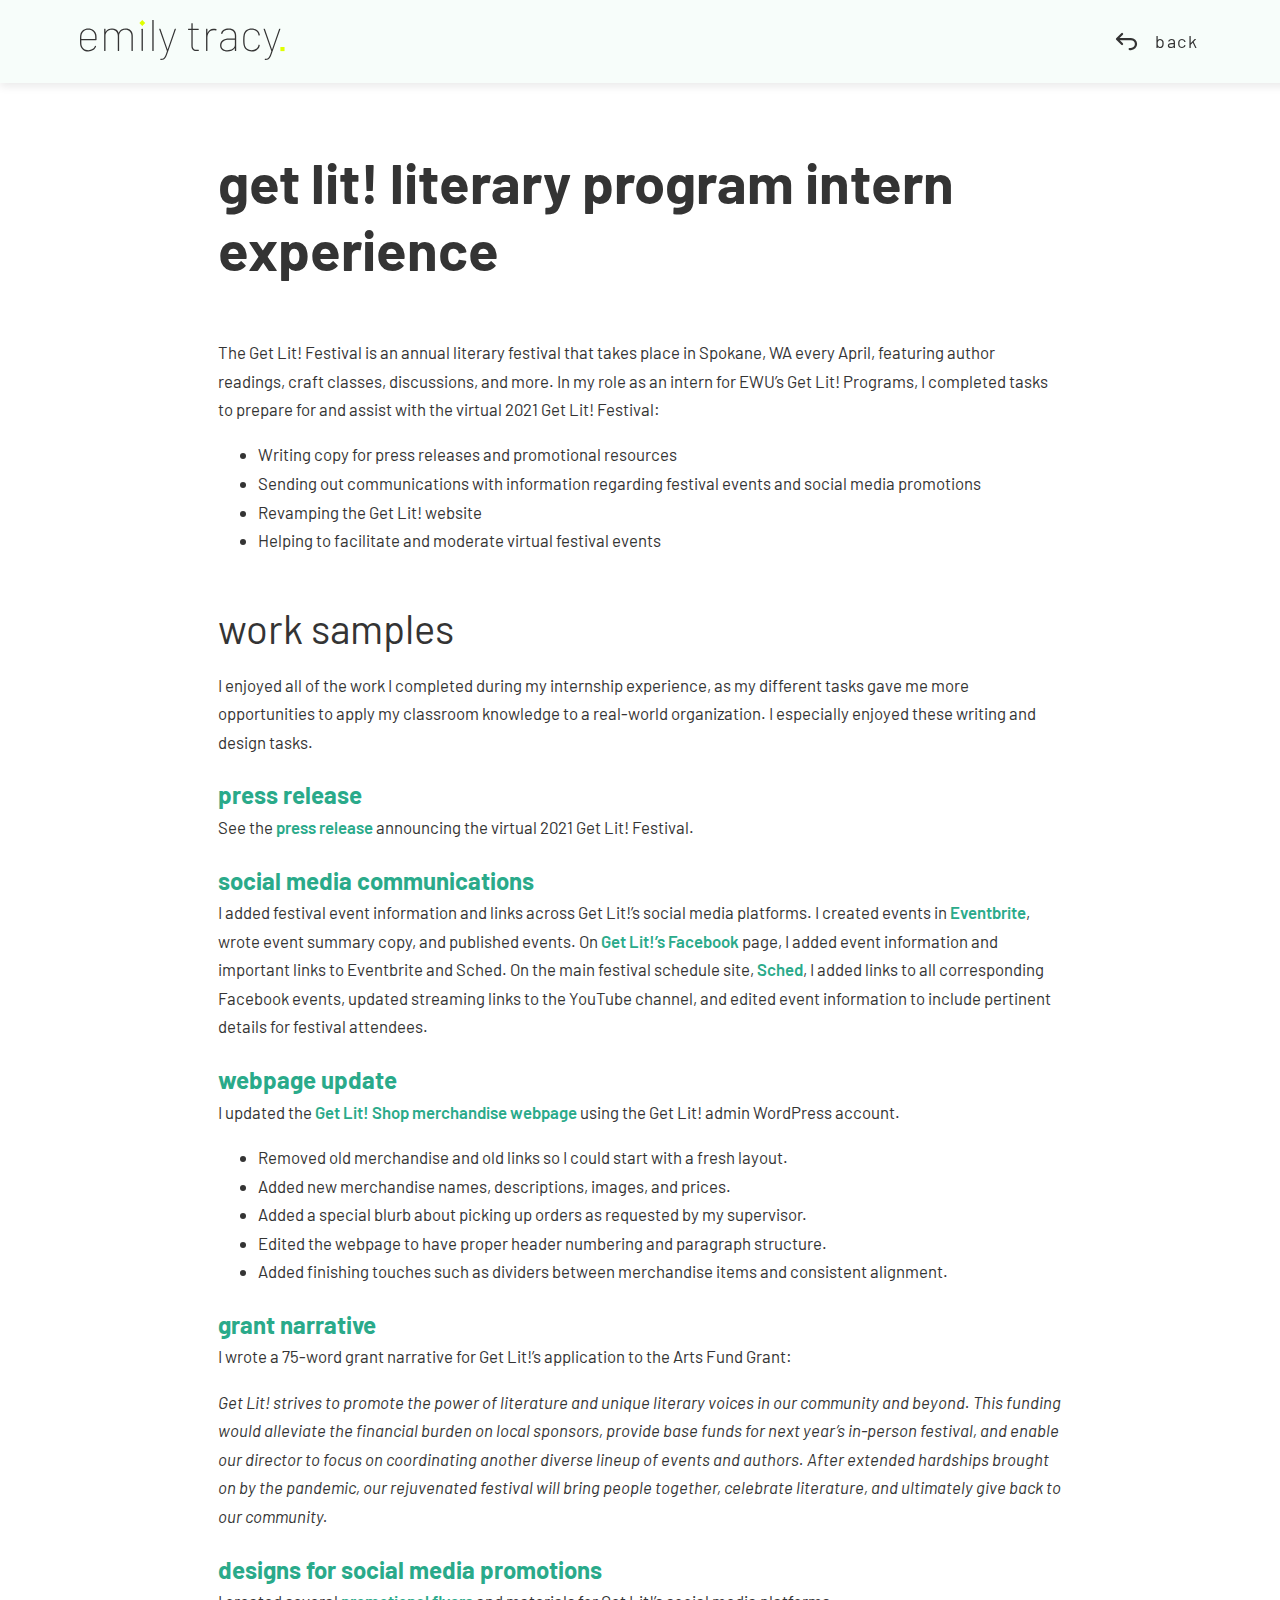
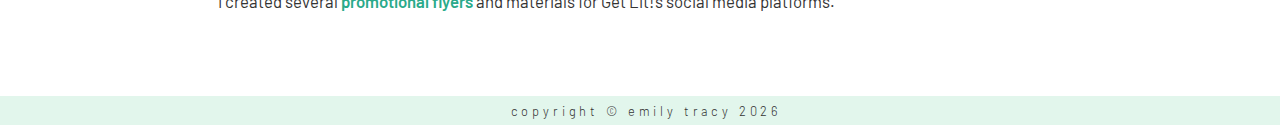
<file: get-lit-2021-internship.html>
<!DOCTYPE html>

<html lang="en-US">
  <head>
    <title>Get Lit! 2021 Intern Experience - Emily Tracy</title>
   
    <!-- CSS Styles -->
    <link rel="stylesheet" href="internship-styles.css">
    
    <!-- JS -->
    <script defer src="script.js"></script>
    
    <!-- Favicons -->  
    <link rel="apple-touch-icon" sizes="180x180" href="images/favicons/favicons/apple-touch-icon.png">
    <link rel="icon" type="image/png" sizes="32x32" href="images/favicons/favicons/favicon-32x32.png">
    <link rel="icon" type="image/png" sizes="16x16" href="images/favicons/favicons/favicon-16x16.png">
    <link rel="icon" type="image/png" sizes="192x192" href="images/favicons/favicons/android-chrome-192x192.png">
    <link rel="icon" type="image/png" sizes="512x512" href="images/favicons/favicons/android-chrome-512x512.png">
    
    <!--<link rel="icon" type="image/png" href="https://emilytracycreative.com/images/e-favicon.png">-->
    
    <meta charset="UTF-8">
    <meta name="keywords" content="portfolio, Get Lit!, communications intern, communications, social media, graphic design, webpage update, emily tracy">
    <meta name="description" content="An overview of my experience as an intern for the 2021 Get Lit! Festival with detailed descriptions and links to my work samples.">
    <meta name="author" content="Emily Tracy">
    <meta name="viewport" content="width=device-width, initial-scale=1.0">
    <base href="https://www.emilytracycreative.com">
  </head>
  
<body>
<nav id="nav">
    <div class="nav-contents">

      <div id="small-logo">
<a href="https://www.emilytracycreative.com"><svg class="small-logo-yellow" width="205" height="40" viewBox="0 0 205 40" fill="none" xmlns="http://www.w3.org/2000/svg">
  <title>Emily Tracy - home page</title>
<path d="M12.3911 29.1233C13.5164 28.4325 14.3886 27.3968 14.878 26.1703C14.889 26.1129 14.9122 26.0584 14.9459 26.0107C14.9797 25.9629 15.0233 25.9229 15.0738 25.8934C15.1242 25.8639 15.1805 25.8455 15.2386 25.8395C15.2968 25.8335 15.3556 25.84 15.411 25.8586L15.7657 25.9468C16.0609 26.037 16.1655 26.2134 16.0773 26.48C15.5291 27.9725 14.5073 29.2445 13.1682 30.1014C11.7905 31.0051 10.1544 31.4569 8.26008 31.4569C6.24683 31.4569 4.55203 30.9313 3.17569 29.88C1.80202 28.8345 0.82342 27.354 0.39978 25.6802C0.213237 24.9456 0.101953 24.1939 0.0676524 23.4368C0.022549 22.6165 0 21.4394 0 19.9055C0 18.5152 0.022549 17.4119 0.0676524 16.5958C0.101169 15.8562 0.197187 15.1208 0.354676 14.3975C0.725591 12.6891 1.69396 11.1693 3.08548 10.1116C4.49189 9.0302 6.21676 8.48952 8.26008 8.48952C10.3922 8.48952 12.1766 9.04456 13.613 10.1547C15.0391 11.2507 15.9984 12.8453 16.2988 14.6189C16.4285 15.278 16.5026 15.9468 16.5202 16.6183C16.5502 17.3894 16.5653 18.4407 16.5653 19.7723C16.5653 20.0983 16.4177 20.2624 16.1204 20.2624H1.51097C1.48694 20.259 1.46246 20.2613 1.43944 20.2689C1.41642 20.2766 1.39547 20.2894 1.37822 20.3065C1.36097 20.3235 1.34788 20.3443 1.33997 20.3673C1.33206 20.3902 1.32954 20.4146 1.3326 20.4387C1.3326 21.4764 1.34695 22.4019 1.37565 23.2153C1.38164 23.8047 1.44134 24.3922 1.55402 24.9707C1.8081 26.4699 2.60683 27.8224 3.79689 28.7685C4.99691 29.7255 6.50036 30.204 8.30724 30.204C9.74382 30.2416 11.1611 29.8665 12.3911 29.1233ZM3.79689 11.1779C2.61422 12.1112 1.81594 13.4468 1.55402 14.9306C1.40641 15.5828 1.3326 16.9157 1.3326 18.9294C1.3291 18.9536 1.33131 18.9782 1.33907 19.0014C1.34682 19.0245 1.3599 19.0455 1.37726 19.0627C1.39461 19.0798 1.41575 19.0927 1.43898 19.1002C1.4622 19.1077 1.48686 19.1096 1.51097 19.1058H15.0564C15.0803 19.1092 15.1047 19.107 15.1277 19.0994C15.1506 19.0917 15.1715 19.0788 15.1886 19.0617C15.2057 19.0446 15.2186 19.0237 15.2263 19.0008C15.2339 18.9778 15.2361 18.9534 15.2327 18.9294C15.2327 16.9157 15.1589 15.5978 15.0113 14.9758C14.729 13.4762 13.9169 12.1282 12.7233 11.1779C11.5246 10.2141 10.0369 9.73563 8.26008 9.74247C6.48328 9.7493 4.99555 10.2278 3.79689 11.1779Z" fill="#343434"/>
<path d="M50.8276 10.4664C52.1451 11.7542 52.8046 13.4938 52.806 15.6853V30.6551C52.8142 30.7154 52.8083 30.7768 52.7888 30.8344C52.7693 30.892 52.7367 30.9443 52.6936 30.9872C52.6505 31.0301 52.5981 31.0625 52.5404 31.0817C52.4827 31.1009 52.4213 31.1066 52.3611 31.0981H51.9162C51.8561 31.1066 51.7947 31.1011 51.7371 31.0818C51.6795 31.0626 51.6271 31.0302 51.5842 30.9873C51.5412 30.9443 51.5088 30.8919 51.4896 30.8343C51.4704 30.7766 51.4648 30.7153 51.4734 30.6551V15.9088C51.4734 14.014 50.9178 12.5184 49.8066 11.422C48.6954 10.3255 47.2371 9.77871 45.4316 9.78144C43.5058 9.78144 41.9736 10.3221 40.8351 11.4035C39.6966 12.4849 39.1266 13.958 39.1253 15.8227V30.6613C39.1338 30.7214 39.1283 30.7828 39.109 30.8404C39.0898 30.8981 39.0574 30.9504 39.0145 30.9934C38.9715 31.0364 38.9192 31.0688 38.8615 31.088C38.8039 31.1072 38.7426 31.1128 38.6824 31.1042H38.2375C38.1773 31.1127 38.116 31.1071 38.0583 31.0879C38.0006 31.0686 37.9481 31.0363 37.905 30.9934C37.8619 30.9505 37.8293 30.8982 37.8098 30.8405C37.7904 30.7829 37.7845 30.7216 37.7927 30.6613V15.9088C37.7927 14.014 37.246 12.5184 36.1525 11.422C35.0591 10.3255 33.6083 9.77871 31.8001 9.78144C29.8456 9.78144 28.3059 10.3221 27.1811 11.4035C26.0562 12.4849 25.4938 13.958 25.4938 15.8227V30.6613C25.5024 30.7216 25.4968 30.7832 25.4775 30.841C25.4582 30.8988 25.4256 30.9513 25.3824 30.9944C25.3392 31.0374 25.2865 31.0697 25.2286 31.0888C25.1707 31.1079 25.1092 31.1131 25.0489 31.1042H24.6061C24.5458 31.1131 24.4842 31.1079 24.4263 31.0888C24.3684 31.0697 24.3158 31.0374 24.2726 30.9944C24.2294 30.9513 24.1968 30.8988 24.1774 30.841C24.1581 30.7832 24.1525 30.7216 24.1612 30.6613V9.28928C24.1526 9.22885 24.1582 9.16725 24.1776 9.10937C24.1969 9.05148 24.2294 8.99888 24.2726 8.95572C24.3157 8.91257 24.3683 8.88003 24.4262 8.86069C24.4841 8.84135 24.5456 8.83574 24.6061 8.84429H25.0489C25.1093 8.83574 25.1709 8.84135 25.2288 8.86069C25.2866 8.88003 25.3392 8.91257 25.3824 8.95572C25.4255 8.99888 25.458 9.05148 25.4774 9.10937C25.4967 9.16725 25.5023 9.22885 25.4938 9.28928V11.545C25.4938 11.6332 25.5163 11.6845 25.5594 11.6988C25.6024 11.7132 25.6557 11.6988 25.7152 11.6332C26.3075 10.6261 27.19 9.82132 28.2471 9.32414C29.4276 8.7724 30.7188 8.4988 32.0215 8.52438C33.4593 8.48893 34.8772 8.86609 36.1074 9.61124C37.2507 10.3219 38.1254 11.3924 38.5943 12.6544C38.625 12.7139 38.6537 12.7446 38.6845 12.7446C38.7152 12.7446 38.7419 12.7139 38.7726 12.6544C39.2893 11.3746 40.2092 10.2982 41.3927 9.58868C42.5777 8.87915 43.9992 8.52438 45.6571 8.52438C47.7865 8.53122 49.51 9.17854 50.8276 10.4664Z" fill="#343434"/>
<path d="M62.4414 8.80122H61.9986C61.7529 8.80122 61.5537 9.00046 61.5537 9.24622V30.6121C61.5537 30.8578 61.7529 31.0571 61.9986 31.0571H62.4414C62.6871 31.0571 62.8863 30.8578 62.8863 30.6121V9.24622C62.8863 9.00046 62.6871 8.80122 62.4414 8.80122Z" fill="#343434"/>
<path d="M72.3052 30.6572V0.448872C72.2967 0.38844 72.3023 0.326851 72.3216 0.268963C72.341 0.211075 72.3735 0.158477 72.4166 0.11532C72.4598 0.0721628 72.5124 0.0396302 72.5702 0.0202902C72.6281 0.000950147 72.6897 -0.00466733 72.7501 0.00388135H73.1929C73.2533 -0.00466733 73.3149 0.000950147 73.3728 0.0202902C73.4307 0.0396302 73.4833 0.0721628 73.5264 0.11532C73.5696 0.158477 73.6021 0.211075 73.6214 0.268963C73.6407 0.326851 73.6464 0.38844 73.6378 0.448872V30.6572C73.646 30.7174 73.6401 30.7788 73.6206 30.8364C73.6011 30.8941 73.5686 30.9464 73.5255 30.9893C73.4824 31.0322 73.4299 31.0645 73.3722 31.0838C73.3145 31.103 73.2532 31.1086 73.1929 31.1001H72.7501C72.6898 31.109 72.6282 31.1037 72.5703 31.0847C72.5124 31.0656 72.4598 31.0333 72.4166 30.9902C72.3734 30.9472 72.3408 30.8947 72.3215 30.8369C72.3022 30.7791 72.2966 30.7175 72.3052 30.6572Z" fill="#343434"/>
<path d="M80.3378 39.5406V39.231C80.3293 39.1706 80.3349 39.109 80.3542 39.0511C80.3736 38.9932 80.4061 38.9406 80.4493 38.8974C80.4924 38.8543 80.545 38.8217 80.6029 38.8024C80.6607 38.7831 80.7223 38.7774 80.7827 38.786H80.9611C82.0873 38.7545 82.9532 38.5495 83.5586 38.1708C84.1641 37.7921 84.6896 37.1031 85.1352 36.1037C85.5794 35.1112 86.1719 33.4898 86.9127 31.2396C86.9701 31.1206 86.9701 31.0345 86.9127 30.973L79.2287 9.33438L79.1836 9.15597C79.1836 8.95091 79.3169 8.84427 79.5936 8.84427H80.0385C80.1546 8.83498 80.2703 8.86516 80.3671 8.92993C80.4638 8.99469 80.5359 9.09024 80.5716 9.20109L87.499 29.1458C87.5084 29.172 87.5274 29.1936 87.5522 29.2062C87.577 29.2188 87.6056 29.2214 87.6323 29.2135C87.6614 29.2057 87.6885 29.1915 87.7115 29.172C87.7346 29.1525 87.753 29.1282 87.7656 29.1007L94.6049 9.20929C94.6409 9.09864 94.713 9.00331 94.8097 8.93859C94.9063 8.87388 95.0219 8.84355 95.1379 8.85247H95.5377C95.8637 8.85247 95.9826 9.01652 95.8924 9.34258L87.3125 33.7209C86.6605 35.5582 86.0605 36.9131 85.5124 37.7853C84.9644 38.6575 84.3575 39.2426 83.6919 39.5406C83.0263 39.8318 82.116 39.9774 80.9611 39.9774H80.6495C80.4424 39.9774 80.3378 39.8359 80.3378 39.5406Z" fill="#343434"/>
<path d="M118.356 29.8574C118.416 29.8489 118.477 29.8544 118.535 29.8736C118.592 29.8929 118.645 29.9253 118.688 29.9682C118.731 30.0112 118.763 30.0636 118.782 30.1212C118.802 30.1789 118.807 30.2402 118.799 30.3004V30.6572C118.807 30.7173 118.802 30.7787 118.782 30.8363C118.763 30.8939 118.731 30.9463 118.688 30.9893C118.645 31.0323 118.592 31.0647 118.535 31.0839C118.477 31.1031 118.416 31.1087 118.356 31.1001H117.378C115.425 31.1001 113.937 30.7077 112.915 29.923C111.892 29.1383 111.382 27.6946 111.383 25.592V10.2121C111.386 10.1879 111.384 10.1632 111.376 10.14C111.369 10.1168 111.356 10.0957 111.338 10.0784C111.321 10.0611 111.3 10.048 111.277 10.0403C111.254 10.0325 111.229 10.0303 111.205 10.0337H108.494C108.434 10.0423 108.373 10.0367 108.315 10.0174C108.257 9.99805 108.204 9.96547 108.161 9.92226C108.118 9.87904 108.086 9.82638 108.067 9.76847C108.048 9.71056 108.043 9.64899 108.052 9.58867V9.27902C108.043 9.21879 108.049 9.15741 108.068 9.0997C108.087 9.04199 108.119 8.98952 108.162 8.9464C108.205 8.90329 108.258 8.87071 108.315 8.85121C108.373 8.83171 108.434 8.82584 108.494 8.83403H111.205C111.229 8.83738 111.253 8.83514 111.276 8.82749C111.299 8.81985 111.32 8.807 111.337 8.78994C111.355 8.77288 111.368 8.75207 111.376 8.72913C111.384 8.7062 111.386 8.68174 111.383 8.65767V3.64791C111.375 3.58767 111.38 3.52629 111.399 3.46858C111.419 3.41087 111.451 3.3584 111.494 3.31529C111.537 3.27218 111.589 3.23959 111.647 3.2201C111.704 3.2006 111.766 3.19472 111.826 3.20292H112.236C112.296 3.19437 112.358 3.19999 112.416 3.21933C112.474 3.23867 112.526 3.2712 112.569 3.31436C112.613 3.35751 112.645 3.41011 112.664 3.468C112.684 3.52589 112.689 3.58748 112.681 3.64791V8.66793C112.677 8.69189 112.68 8.71631 112.687 8.73927C112.695 8.76223 112.708 8.78309 112.725 8.80021C112.742 8.81732 112.763 8.83021 112.786 8.83786C112.809 8.84551 112.833 8.84771 112.857 8.84428H118.276C118.336 8.83573 118.398 8.84135 118.456 8.86069C118.513 8.88003 118.566 8.91256 118.609 8.95572C118.652 8.99888 118.685 9.05148 118.704 9.10936C118.724 9.16725 118.729 9.22885 118.721 9.28928V9.59893C118.729 9.65936 118.724 9.72095 118.704 9.77884C118.685 9.83673 118.652 9.88933 118.609 9.93248C118.566 9.97564 118.513 10.0082 118.456 10.0275C118.398 10.0469 118.336 10.0525 118.276 10.0439H112.847C112.823 10.0404 112.798 10.0426 112.775 10.0504C112.752 10.0581 112.731 10.0712 112.714 10.0886C112.697 10.106 112.684 10.1271 112.676 10.1503C112.669 10.1736 112.667 10.1982 112.671 10.2223V25.4587C112.671 27.1171 113.055 28.2647 113.825 28.9018C114.594 29.5389 115.808 29.8574 117.466 29.8574H118.356Z" fill="#343434"/>
<path d="M136.385 9.15599C136.622 9.24417 136.696 9.43693 136.608 9.73427L136.385 10.2654C136.296 10.532 136.104 10.6222 135.808 10.532C135.119 10.2475 134.377 10.1119 133.631 10.1342C132.49 10.122 131.373 10.4629 130.433 11.1103C129.48 11.7688 128.715 12.6643 128.213 13.7085C127.676 14.8082 127.402 16.0179 127.413 17.2417V30.6572C127.422 30.7173 127.416 30.7787 127.397 30.8363C127.378 30.894 127.345 30.9463 127.302 30.9893C127.259 31.0323 127.207 31.0647 127.149 31.0839C127.092 31.1031 127.03 31.1087 126.97 31.1001H126.525C126.465 31.1087 126.404 31.1031 126.346 31.0839C126.289 31.0647 126.236 31.0323 126.193 30.9893C126.15 30.9463 126.118 30.894 126.099 30.8363C126.08 30.7787 126.074 30.7173 126.083 30.6572V9.28928C126.074 9.22904 126.08 9.16766 126.099 9.10995C126.118 9.05224 126.15 8.99978 126.193 8.95666C126.236 8.91355 126.289 8.88097 126.346 8.86147C126.404 8.84197 126.465 8.83609 126.525 8.84429H126.97C127.03 8.83609 127.092 8.84197 127.149 8.86147C127.207 8.88097 127.259 8.91355 127.302 8.95666C127.345 8.99978 127.377 9.05224 127.397 9.10995C127.416 9.16766 127.422 9.22904 127.413 9.28928V12.7036C127.413 12.7918 127.436 12.8451 127.481 12.8595C127.526 12.8738 127.563 12.8369 127.591 12.7487C128.152 11.5469 129.017 10.5127 130.101 9.74863C131.026 9.15873 132.078 8.79686 133.171 8.69277C134.263 8.58868 135.364 8.74532 136.385 9.14984V9.15599Z" fill="#343434"/>
<path d="M154.328 10.4664C155.57 11.7856 156.192 13.5847 156.194 15.8637V30.6572C156.202 30.7175 156.196 30.7788 156.176 30.8364C156.157 30.8941 156.124 30.9464 156.081 30.9893C156.038 31.0322 155.986 31.0645 155.928 31.0838C155.87 31.103 155.809 31.1086 155.749 31.1001H155.304C155.244 31.1087 155.182 31.1031 155.125 31.0839C155.067 31.0647 155.015 31.0323 154.972 30.9893C154.929 30.9463 154.896 30.894 154.877 30.8363C154.858 30.7787 154.852 30.7173 154.861 30.6572V28.3461C154.862 28.3199 154.857 28.2938 154.845 28.2704C154.833 28.247 154.815 28.2271 154.793 28.2128C154.75 28.1841 154.697 28.1984 154.637 28.2579C153.862 29.3239 152.8 30.148 151.575 30.6346C150.222 31.1913 148.772 31.4702 147.31 31.4549C145.297 31.4549 143.588 30.9586 142.185 29.9661C140.781 28.9736 140.078 27.426 140.075 25.3234C140.075 23.1907 140.882 21.5099 142.496 20.2808C144.111 19.0518 146.338 18.4366 149.18 18.4352H154.687C154.711 18.439 154.735 18.4371 154.759 18.4296C154.782 18.4221 154.803 18.4093 154.82 18.3921C154.838 18.3749 154.851 18.354 154.859 18.3308C154.866 18.3077 154.869 18.283 154.865 18.2589V15.7796C154.865 13.9422 154.361 12.476 153.354 11.381C152.347 10.2859 150.763 9.73906 148.602 9.74043C146.943 9.74043 145.566 10.0822 144.473 10.7658C143.959 11.0624 143.515 11.4657 143.17 11.9486C142.825 12.4314 142.588 12.9826 142.474 13.5649C142.386 13.8602 142.207 13.975 141.941 13.9197L141.496 13.8294C141.201 13.772 141.067 13.6387 141.086 13.4316C141.384 11.951 142.214 10.7589 143.575 9.85526C144.936 8.9516 146.638 8.49978 148.682 8.49978C151.205 8.49294 153.087 9.14847 154.328 10.4664ZM152.618 28.7911C154.112 27.8122 154.86 26.4349 154.861 24.659V19.8174C154.864 19.7932 154.862 19.7685 154.854 19.7453C154.847 19.7221 154.834 19.701 154.816 19.6837C154.799 19.6664 154.778 19.6533 154.755 19.6456C154.731 19.6378 154.707 19.6356 154.683 19.639H149.131C146.822 19.639 144.957 20.1352 143.536 21.1278C142.114 22.1203 141.401 23.5045 141.395 25.2803C141.395 26.9099 141.942 28.1465 143.036 28.99C144.129 29.8335 145.564 30.2559 147.341 30.2573C149.364 30.2573 151.123 29.7686 152.618 28.7911Z" fill="#343434"/>
<path d="M166.475 29.8574C165.077 28.806 164.095 27.2959 163.699 25.592C163.342 24.2905 163.165 22.3951 163.166 19.9056C163.166 17.6252 163.344 15.7742 163.699 14.3524C164.092 12.6538 165.066 11.1459 166.452 10.089C167.842 9.02269 169.56 8.48952 171.604 8.48952C173.618 8.48952 175.357 9.00765 176.822 10.0439C178.287 11.0802 179.213 12.3687 179.598 13.9094C179.701 14.2727 179.775 14.6437 179.819 15.0188V15.1091C179.819 15.3155 179.686 15.4488 179.42 15.5089L178.975 15.552H178.887C178.68 15.552 178.544 15.4187 178.477 15.1521L178.343 14.5369C178.077 13.1698 177.329 12.0296 176.1 11.1164C174.872 10.2032 173.368 9.74452 171.59 9.74042C169.783 9.74042 168.28 10.2189 167.08 11.1759C165.889 12.121 165.09 13.474 164.837 14.9737C164.599 16.2164 164.481 17.8747 164.482 19.9486C164.482 22.0512 164.6 23.7246 164.837 24.9686C165.106 26.4739 165.911 27.8308 167.102 28.789C168.285 29.7364 169.78 30.2101 171.588 30.2101C173.335 30.2101 174.838 29.7583 176.098 28.8546C177.359 27.951 178.121 26.8183 178.386 25.4567V25.2783L178.432 25.1901C178.427 25.1283 178.437 25.0662 178.46 25.0087C178.483 24.9512 178.519 24.8996 178.565 24.8579C178.615 24.8203 178.673 24.7946 178.734 24.7829C178.796 24.7712 178.859 24.7737 178.919 24.7902L179.319 24.8353C179.614 24.8948 179.748 25.0568 179.729 25.3234C179.694 25.4077 179.679 25.4989 179.684 25.59C179.678 25.742 179.648 25.8922 179.596 26.035C179.269 27.6031 178.366 28.9018 176.886 29.9312C175.405 30.9607 173.644 31.472 171.602 31.4651C169.589 31.4597 167.88 30.9238 166.475 29.8574Z" fill="#343434"/>
<path d="M184.75 39.5406V39.231C184.741 39.1707 184.746 39.1091 184.765 39.0512C184.784 38.9933 184.817 38.9406 184.86 38.8974C184.903 38.8542 184.955 38.8216 185.013 38.8023C185.071 38.7829 185.132 38.7774 185.193 38.786H185.371C186.497 38.7546 187.363 38.5495 187.969 38.1708C188.574 37.7921 189.1 37.1031 189.545 36.1037C189.991 35.1112 190.583 33.4898 191.323 31.2396C191.382 31.1206 191.382 31.0345 191.323 30.973L183.639 9.34055L183.596 9.16214C183.596 8.95707 183.727 8.85043 183.993 8.85043H184.449C184.565 8.84114 184.68 8.87133 184.777 8.93609C184.874 9.00085 184.946 9.09641 184.982 9.20725L191.911 29.152C191.92 29.178 191.939 29.1996 191.963 29.2122C191.988 29.2248 192.016 29.2275 192.042 29.2197C192.072 29.2118 192.099 29.1977 192.122 29.1782C192.145 29.1587 192.163 29.1343 192.176 29.1069L199.017 9.21545C199.052 9.10477 199.124 9.00928 199.22 8.94449C199.317 8.87971 199.432 8.84945 199.548 8.85864H199.958C200.284 8.85864 200.403 9.0227 200.315 9.34875L191.743 33.7352C191.091 35.5726 190.492 36.9274 189.945 37.7996C189.398 38.6719 188.791 39.257 188.122 39.555C187.457 39.8503 186.547 39.9986 185.392 40H185.064C184.859 39.9774 184.75 39.8359 184.75 39.5406Z" fill="#343434"/>
<path d="M204.542 26.9762H200.397V31.1227H204.542V26.9762Z" fill="#DFFF00"/>
<path d="M65.2208 2.98962L62.2896 0.0576477L59.3583 2.98962L62.2896 5.9216L65.2208 2.98962Z" fill="#DFFF00"/>
</svg></a>
      <a href="https://www.emilytracycreative.com"><svg class="small-logo-coral" width="205" height="40" viewBox="0 0 205 40" fill="none" xmlns="http://www.w3.org/2000/svg">
        <title>Emily Tracy - home page</title>
<path d="M12.4188 29.1294C13.5471 28.4383 14.4214 27.4015 14.9111 26.1738C14.9222 26.1163 14.9454 26.0619 14.9792 26.0141C15.0131 25.9663 15.0568 25.9264 15.1074 25.8968C15.158 25.8673 15.2143 25.8489 15.2726 25.8429C15.3309 25.8369 15.3898 25.8434 15.4454 25.862L15.8029 25.9523C16.0988 26.0405 16.2036 26.2189 16.1132 26.4855C15.5643 27.9782 14.5401 29.25 13.1975 30.1057C11.8195 31.0109 10.1805 31.4628 8.28055 31.4614C6.26144 31.4614 4.56218 30.9357 3.18277 29.8842C1.80726 28.8382 0.826733 27.3585 0.400674 25.6856C0.215822 24.9505 0.104321 24.1988 0.0678063 23.4418C0.0226024 22.6213 0 21.444 0 19.9098C0 18.5165 0.0226024 17.413 0.0678063 16.5994C0.102066 15.859 0.198984 15.1228 0.357523 14.3986C0.729264 12.6899 1.69979 11.1698 3.09442 10.1119C4.50396 9.03029 6.23267 8.4895 8.28055 8.4895C10.4161 8.4895 12.2037 9.04534 13.6434 10.157C15.0734 11.2526 16.035 12.8478 16.3351 14.6222C16.4651 15.2814 16.54 15.9503 16.559 16.622C16.5878 17.3918 16.6029 18.4433 16.6042 19.7765C16.6042 20.1026 16.4542 20.2647 16.1584 20.2647H1.51434C1.49006 20.2612 1.46532 20.2635 1.44207 20.2713C1.41882 20.279 1.3977 20.2921 1.38036 20.3094C1.36303 20.3267 1.34996 20.3478 1.34218 20.371C1.33441 20.3942 1.33215 20.4189 1.33557 20.4431C1.33557 21.4796 1.35064 22.4053 1.38078 23.2202C1.3845 23.8091 1.44436 24.3963 1.55954 24.9739C1.8127 26.4739 2.61351 27.8272 3.80741 28.7725C5.00874 29.7365 6.51554 30.2151 8.3278 30.2082C9.89762 30.2137 11.2613 29.8541 12.4188 29.1294ZM3.80741 11.1784C2.62298 12.1126 1.82315 13.4482 1.55954 14.9319C1.40886 15.5841 1.3342 16.9173 1.33557 18.9315C1.33215 18.9557 1.33441 18.9804 1.34218 19.0036C1.34996 19.0268 1.36303 19.0479 1.38036 19.0652C1.3977 19.0825 1.41882 19.0956 1.44207 19.1033C1.46532 19.1111 1.49006 19.1133 1.51434 19.1099H15.0899C15.1142 19.1133 15.1389 19.1111 15.1622 19.1033C15.1854 19.0956 15.2065 19.0825 15.2239 19.0652C15.2412 19.0479 15.2543 19.0268 15.2621 19.0036C15.2698 18.9804 15.2721 18.9557 15.2687 18.9315C15.2687 16.9173 15.194 15.5992 15.0447 14.977C14.7605 13.4782 13.9477 12.1306 12.7537 11.1784C11.551 10.2213 10.0599 9.7427 8.28055 9.7427C6.50115 9.7427 5.01011 10.2213 3.80741 11.1784Z" fill="#343434"/>
<path d="M50.9429 10.4667C52.262 11.7575 52.9223 13.4982 52.9236 15.6887V30.6615C52.9322 30.722 52.9266 30.7836 52.9072 30.8415C52.8878 30.8994 52.8552 30.952 52.812 30.9951C52.7687 31.0383 52.716 31.0708 52.658 31.0902C52.6 31.1095 52.5383 31.1151 52.4778 31.1066H52.0339C51.9734 31.1151 51.9117 31.1095 51.8537 31.0902C51.7957 31.0708 51.743 31.0383 51.6997 30.9951C51.6565 30.952 51.6239 30.8994 51.6045 30.8415C51.5851 30.7836 51.5795 30.722 51.5881 30.6615V15.9103C51.5881 14.0151 51.0319 12.5192 49.9196 11.4225C48.8073 10.3259 47.3457 9.77895 45.5348 9.78168C43.6061 9.78168 42.0706 10.3218 40.9281 11.402C39.7857 12.4823 39.2145 13.9556 39.2145 15.8221V30.6636C39.2231 30.724 39.2174 30.7856 39.1981 30.8435C39.1787 30.9014 39.1461 30.954 39.1028 30.9972C39.0596 31.0404 39.0069 31.0729 38.9489 31.0922C38.8909 31.1116 38.8292 31.1172 38.7686 31.1086H38.3228C38.2623 31.1173 38.2006 31.1117 38.1427 31.0924C38.0847 31.073 38.0321 31.0404 37.989 30.9972C37.9459 30.954 37.9135 30.9013 37.8944 30.8434C37.8753 30.7855 37.87 30.7239 37.8789 30.6636V15.9103C37.8789 14.0151 37.331 12.5192 36.2352 11.4225C35.1393 10.3259 33.6852 9.77895 31.873 9.78168C29.9155 9.78168 28.3731 10.3218 27.2457 11.402C26.1184 12.4823 25.554 13.9563 25.5526 15.8241V30.6636C25.5616 30.7239 25.5563 30.7855 25.5372 30.8434C25.518 30.9013 25.4856 30.954 25.4425 30.9972C25.3994 31.0404 25.3468 31.073 25.2889 31.0924C25.2309 31.1117 25.1693 31.1173 25.1088 31.1086H24.6629C24.6021 31.118 24.54 31.113 24.4815 31.0939C24.423 31.0749 24.3699 31.0424 24.3263 30.9991C24.2827 30.9558 24.2499 30.9029 24.2306 30.8446C24.2112 30.7863 24.2059 30.7243 24.215 30.6636V9.28943C24.2064 9.22925 24.212 9.16791 24.2313 9.11025C24.2505 9.0526 24.283 9.00021 24.326 8.95723C24.3691 8.91425 24.4216 8.88186 24.4793 8.86263C24.5371 8.84339 24.5985 8.83784 24.6588 8.8464H25.1047C25.165 8.83784 25.2264 8.84339 25.2842 8.86263C25.342 8.88186 25.3944 8.91425 25.4375 8.95723C25.4805 9.00021 25.513 9.0526 25.5323 9.11025C25.5515 9.16791 25.5571 9.22925 25.5485 9.28943V11.5456C25.5485 11.6338 25.5711 11.6871 25.6163 11.7015C25.6615 11.7158 25.7108 11.7015 25.7725 11.6338C26.3672 10.6301 27.2507 9.82825 28.308 9.3325C29.4919 8.78083 30.7866 8.5072 32.0928 8.53259C33.5341 8.4974 34.9552 8.87537 36.1879 9.6217C37.333 10.3332 38.2096 11.4037 38.6803 12.6655C38.709 12.725 38.7399 12.7537 38.7686 12.7537C38.7974 12.7537 38.8282 12.725 38.859 12.6655C39.3768 11.3854 40.2987 10.3088 41.485 9.59913C42.6699 8.88673 44.0938 8.53122 45.7567 8.53259C47.8937 8.53395 49.6224 9.17867 50.9429 10.4667Z" fill="#343434"/>
<path d="M62.5809 8.80127H62.137C61.8908 8.80127 61.6912 9.00054 61.6912 9.24635V30.6164C61.6912 30.8622 61.8908 31.0615 62.137 31.0615H62.5809C62.8271 31.0615 63.0267 30.8622 63.0267 30.6164V9.24635C63.0267 9.00054 62.8271 8.80127 62.5809 8.80127Z" fill="#343434"/>
<path d="M72.462 30.6635V0.44724C72.4533 0.38687 72.4589 0.325319 72.4783 0.267484C72.4977 0.209649 72.5303 0.157128 72.5736 0.114105C72.6169 0.0710819 72.6697 0.0387423 72.7277 0.019664C72.7857 0.000585636 72.8474 -0.0047068 72.9079 0.00420962H73.3537C73.414 -0.00435193 73.4755 0.00120963 73.5332 0.0204464C73.591 0.0396831 73.6435 0.0720721 73.6865 0.11505C73.7296 0.158028 73.762 0.210417 73.7813 0.268073C73.8006 0.325728 73.8061 0.387066 73.7976 0.44724V30.6635C73.8065 30.7239 73.8012 30.7854 73.7821 30.8434C73.763 30.9013 73.7306 30.954 73.6875 30.9972C73.6444 31.0404 73.5918 31.073 73.5338 31.0923C73.4759 31.1117 73.4142 31.1172 73.3537 31.1086H72.912C72.8511 31.1179 72.7889 31.1128 72.7304 31.0938C72.6718 31.0747 72.6186 31.0423 72.5748 30.999C72.5311 30.9558 72.4981 30.9029 72.4785 30.8446C72.4589 30.7864 72.4533 30.7244 72.462 30.6635V30.6635Z" fill="#343434"/>
<path d="M80.5145 39.5488V39.237C80.5056 39.1767 80.5109 39.1151 80.53 39.0572C80.5491 38.9993 80.5815 38.9466 80.6246 38.9034C80.6677 38.8602 80.7203 38.8276 80.7783 38.8082C80.8362 38.7889 80.8979 38.7833 80.9583 38.7919H81.1371C82.2651 38.7632 83.1322 38.554 83.7404 38.1766C84.3486 37.7992 84.8767 37.1019 85.3226 36.1112C85.7685 35.1205 86.3602 33.4961 87.102 31.2461C87.1616 31.1271 87.1616 31.041 87.102 30.9794L79.405 9.33251L79.3618 9.15407C79.3618 8.94896 79.4954 8.84435 79.7728 8.84435H80.2166C80.3326 8.8353 80.4482 8.86534 80.5451 8.92967C80.6419 8.994 80.7144 9.0889 80.7508 9.19919L87.6958 29.1478C87.7043 29.1742 87.7229 29.1961 87.7475 29.2088C87.7722 29.2215 87.8009 29.2239 87.8273 29.2155C87.8567 29.2082 87.8841 29.1945 87.9075 29.1753C87.931 29.1562 87.9499 29.1321 87.9629 29.1048L94.8175 9.20944C94.8539 9.09916 94.9263 9.00426 95.0232 8.93993C95.12 8.8756 95.2357 8.84556 95.3517 8.85461H95.7626C96.0873 8.85461 96.2065 9.01664 96.1181 9.34276L87.5006 33.7279C86.8472 35.5629 86.2458 36.918 85.6965 37.7931C85.1472 38.6682 84.5397 39.2534 83.874 39.5488C83.2069 39.8441 82.2939 39.9918 81.135 39.9918H80.8248C80.6214 39.9918 80.5145 39.8441 80.5145 39.5488Z" fill="#343434"/>
<path d="M118.619 29.8616C118.68 29.8531 118.742 29.8587 118.8 29.878C118.858 29.8974 118.91 29.9299 118.954 29.9731C118.997 30.0162 119.029 30.0688 119.049 30.1267C119.068 30.1846 119.074 30.2462 119.065 30.3067V30.6636C119.074 30.724 119.068 30.7856 119.049 30.8435C119.029 30.9014 118.997 30.954 118.954 30.9972C118.91 31.0404 118.858 31.0729 118.8 31.0922C118.742 31.1116 118.68 31.1172 118.619 31.1086H117.639C115.682 31.1086 114.191 30.7155 113.166 29.9293C112.141 29.143 111.63 27.6991 111.631 25.5974V10.2227C111.634 10.1986 111.632 10.1741 111.624 10.1512C111.616 10.1282 111.603 10.1074 111.585 10.0904C111.568 10.0733 111.547 10.0605 111.524 10.0528C111.501 10.0452 111.477 10.0429 111.452 10.0463H108.738C108.678 10.0548 108.616 10.0492 108.558 10.0299C108.5 10.0105 108.447 9.97798 108.404 9.93481C108.361 9.89164 108.328 9.83903 108.309 9.78113C108.289 9.72323 108.284 9.66163 108.292 9.60119V9.28943C108.284 9.22906 108.289 9.1675 108.309 9.10967C108.328 9.05183 108.361 8.99931 108.404 8.95629C108.447 8.91326 108.5 8.88093 108.558 8.86185C108.616 8.84277 108.678 8.83748 108.738 8.8464H111.452C111.477 8.84981 111.501 8.84755 111.525 8.83979C111.548 8.83203 111.569 8.81899 111.586 8.80169C111.604 8.78438 111.617 8.7633 111.625 8.74009C111.632 8.71688 111.635 8.69219 111.631 8.66796V3.64695C111.623 3.58658 111.628 3.52503 111.648 3.46719C111.667 3.40936 111.7 3.35684 111.743 3.31381C111.786 3.27079 111.839 3.23845 111.897 3.21937C111.955 3.20029 112.017 3.195 112.077 3.20392H112.476C112.536 3.195 112.598 3.20029 112.656 3.21937C112.714 3.23845 112.767 3.27079 112.81 3.31381C112.853 3.35684 112.886 3.40936 112.905 3.46719C112.925 3.52503 112.93 3.58658 112.922 3.64695V8.66796C112.918 8.69219 112.92 8.71688 112.928 8.74009C112.936 8.7633 112.949 8.78438 112.966 8.80169C112.984 8.81899 113.005 8.83203 113.028 8.83979C113.051 8.84755 113.076 8.84981 113.1 8.8464H118.527C118.587 8.83784 118.649 8.84339 118.706 8.86263C118.764 8.88186 118.817 8.91425 118.86 8.95723C118.903 9.00021 118.935 9.0526 118.954 9.11025C118.974 9.16791 118.979 9.22925 118.971 9.28943V9.60119C118.979 9.66144 118.974 9.72283 118.954 9.78055C118.935 9.83827 118.903 9.89075 118.86 9.93387C118.817 9.97699 118.764 10.0096 118.706 10.0291C118.649 10.0486 118.587 10.0545 118.527 10.0463H113.1C113.076 10.0429 113.052 10.0452 113.029 10.0528C113.006 10.0605 112.985 10.0733 112.967 10.0904C112.95 10.1074 112.937 10.1282 112.929 10.1512C112.921 10.1741 112.919 10.1986 112.922 10.2227V25.4641C112.922 27.1214 113.307 28.2686 114.078 28.9058C114.85 29.543 116.067 29.8616 117.73 29.8616H118.619Z" fill="#343434"/>
<path d="M136.691 9.15612C136.928 9.24636 137.002 9.43916 136.912 9.73451L136.691 10.2678C136.6 10.5344 136.407 10.6226 136.111 10.5344C135.423 10.2502 134.682 10.1139 133.937 10.1345C132.793 10.1215 131.674 10.4626 130.732 11.1108C129.777 11.7703 129.01 12.6665 128.507 13.7115C127.968 14.8107 127.694 16.02 127.705 17.2435V30.6636C127.714 30.724 127.708 30.7856 127.689 30.8435C127.669 30.9014 127.637 30.954 127.594 30.9972C127.55 31.0404 127.498 31.0729 127.44 31.0922C127.382 31.1116 127.32 31.1172 127.259 31.1087H126.816C126.755 31.1172 126.693 31.1116 126.635 31.0922C126.577 31.0729 126.525 31.0404 126.481 30.9972C126.438 30.954 126.405 30.9014 126.386 30.8435C126.367 30.7856 126.361 30.724 126.37 30.6636V9.28944C126.361 9.22907 126.367 9.16751 126.386 9.10967C126.405 9.05184 126.438 8.99932 126.481 8.95629C126.525 8.91327 126.577 8.88094 126.635 8.86186C126.693 8.84278 126.755 8.83749 126.816 8.8464H127.259C127.32 8.83793 127.381 8.84353 127.439 8.86276C127.497 8.88199 127.549 8.91434 127.593 8.95726C127.636 9.00019 127.669 9.05252 127.688 9.11015C127.708 9.16778 127.713 9.22915 127.705 9.28944V12.7106C127.705 12.8009 127.728 12.8521 127.771 12.8665C127.814 12.8809 127.853 12.8439 127.882 12.7557C128.445 11.5552 129.312 10.5217 130.397 9.75708C131.324 9.16624 132.379 8.80366 133.474 8.69918C134.57 8.59471 135.674 8.75132 136.697 9.15612H136.691Z" fill="#343434"/>
<path d="M154.672 10.4667C155.919 11.7849 156.543 13.5843 156.541 15.8651V30.6635C156.55 30.724 156.544 30.7856 156.525 30.8435C156.506 30.9014 156.473 30.954 156.43 30.9972C156.386 31.0403 156.334 31.0729 156.276 31.0922C156.218 31.1115 156.156 31.1172 156.095 31.1086H155.652C155.591 31.1172 155.529 31.1115 155.471 31.0922C155.413 31.0729 155.361 31.0403 155.317 30.9972C155.274 30.954 155.242 30.9014 155.222 30.8435C155.203 30.7856 155.197 30.724 155.206 30.6635V28.352C155.208 28.3259 155.203 28.2998 155.191 28.2763C155.18 28.2529 155.162 28.233 155.14 28.2187C155.095 28.1879 155.043 28.2023 154.984 28.2617C154.205 29.3276 153.14 30.1518 151.912 30.6389C150.558 31.1955 149.105 31.4745 147.64 31.4593C145.62 31.4593 143.907 30.963 142.503 29.9703C141.099 28.9776 140.393 27.4311 140.385 25.3308C140.385 23.1977 141.193 21.5165 142.81 20.2872C144.426 19.0579 146.659 18.4426 149.51 18.4412H155.029C155.053 18.4443 155.078 18.4418 155.101 18.4339C155.124 18.426 155.144 18.4129 155.162 18.3956C155.179 18.3783 155.192 18.3574 155.199 18.3344C155.207 18.3113 155.209 18.2868 155.206 18.2628V15.7769C155.206 13.9405 154.702 12.474 153.693 11.3774C152.685 10.2807 151.1 9.73584 148.937 9.74268C147.275 9.74268 145.895 10.0845 144.797 10.7682C144.282 11.0658 143.838 11.4695 143.492 11.9523C143.147 12.4351 142.908 12.9859 142.793 13.5679C142.705 13.8633 142.526 13.9781 142.259 13.9227L141.815 13.8346C141.518 13.7758 141.384 13.6424 141.414 13.4346C141.71 11.9537 142.541 10.7614 143.907 9.85754C145.273 8.9537 146.979 8.50179 149.025 8.50179C151.543 8.49358 153.425 9.14855 154.672 10.4667ZM152.958 28.795C154.455 27.8187 155.204 26.4418 155.206 24.6642V19.8196C155.209 19.7956 155.207 19.7712 155.199 19.7482C155.192 19.7252 155.179 19.7044 155.162 19.6872C155.144 19.6701 155.124 19.6572 155.101 19.6496C155.078 19.6419 155.053 19.6397 155.029 19.6432H149.465C147.148 19.6432 145.279 20.1388 143.855 21.1302C142.432 22.1215 141.721 23.5067 141.721 25.2857C141.721 26.9142 142.269 28.151 143.364 28.996C144.46 29.8411 145.899 30.2629 147.679 30.2615C149.7 30.2561 151.459 29.7672 152.958 28.795V28.795Z" fill="#343434"/>
<path d="M166.846 29.8616C165.446 28.8094 164.461 27.2992 164.064 25.5954C163.708 24.2936 163.53 22.3985 163.53 19.9098C163.53 17.629 163.708 15.7776 164.064 14.3555C164.458 12.6562 165.434 11.1474 166.823 10.0893C168.219 9.02278 169.94 8.4895 171.987 8.4895C174.005 8.4895 175.748 9.00842 177.216 10.0463C178.685 11.0841 179.612 12.3722 179.998 13.9105C180.101 14.2748 180.176 14.6464 180.222 15.0221V15.1103C180.222 15.3154 180.089 15.4508 179.811 15.5103L179.367 15.5554H179.279C179.074 15.5554 178.938 15.4221 178.868 15.1555L178.735 14.5401C178.461 13.1728 177.711 12.0324 176.487 11.119C175.262 10.2056 173.755 9.7468 171.966 9.7427C170.157 9.7427 168.65 10.2213 167.446 11.1784C166.253 12.1248 165.453 13.4775 165.198 14.977C164.962 16.2227 164.844 17.8813 164.843 19.9529C164.843 22.0573 164.961 23.731 165.198 24.9739C165.465 26.4779 166.268 27.835 167.458 28.795C168.646 29.7454 170.144 30.2192 171.954 30.2164C173.705 30.2164 175.211 29.7652 176.474 28.8627C177.737 27.9602 178.501 26.8274 178.765 25.4641V25.2857L178.811 25.1954C178.806 25.1336 178.816 25.0715 178.839 25.014C178.862 24.9564 178.898 24.9048 178.944 24.8631C178.994 24.8259 179.053 24.8006 179.114 24.7892C179.176 24.7778 179.239 24.7807 179.3 24.7975L179.711 24.8406C180.006 24.9001 180.14 25.0621 180.121 25.3308C180.088 25.4149 180.074 25.5051 180.078 25.5954C180.071 25.7475 180.041 25.8977 179.988 26.0405C179.669 27.6184 178.77 28.914 177.292 29.9272C175.814 30.9404 174.048 31.4519 171.995 31.4614C169.972 31.4614 168.255 30.9282 166.846 29.8616Z" fill="#343434"/>
<path d="M185.162 39.5488V39.237C185.153 39.1766 185.159 39.115 185.178 39.0571C185.198 38.9992 185.23 38.9466 185.273 38.9034C185.317 38.8602 185.369 38.8277 185.427 38.8084C185.485 38.789 185.547 38.7834 185.608 38.792H185.786C186.912 38.7632 187.781 38.554 188.39 38.1766C188.998 37.7992 189.524 37.1019 189.97 36.1112C190.416 35.1205 190.997 33.4961 191.749 31.2461C191.809 31.1271 191.809 31.041 191.749 30.9794L184.05 9.33251L184.005 9.15407C184.005 8.94897 184.138 8.84436 184.406 8.84436H184.851C184.967 8.83567 185.083 8.86586 185.18 8.93014C185.276 8.99442 185.349 9.08911 185.386 9.1992L192.329 29.1478C192.338 29.1744 192.356 29.1963 192.381 29.209C192.406 29.2216 192.435 29.224 192.462 29.2155C192.491 29.2079 192.518 29.1941 192.541 29.1749C192.564 29.1558 192.583 29.1319 192.596 29.1048L199.45 9.20945C199.487 9.09916 199.559 9.00426 199.656 8.93993C199.753 8.8756 199.868 8.84556 199.984 8.85462H200.395C200.722 8.85462 200.839 9.01665 200.751 9.34277L192.16 33.7361C191.509 35.5711 190.909 36.9262 190.358 37.8013C189.807 38.6764 189.199 39.2616 188.533 39.557C187.866 39.8523 186.954 40 185.797 40H185.484C185.266 39.9918 185.162 39.8441 185.162 39.5488Z" fill="#343434"/>
<path d="M205 26.9819H200.845V31.1291H205V26.9819Z" fill="#F43F3F"/>
<path d="M65.3665 2.98779L62.4287 0.0552368L59.4909 2.98779L62.4287 5.92034L65.3665 2.98779Z" fill="#F43F3F"/>
</svg></a>
    </div>

   <a href="https://emilytracycreative.com/#experiences">
      <div class="back-button">
          <svg class="back-arrow-icon" width="23" height="19" viewBox="0 0 23 19" fill="none" xmlns="http://www.w3.org/2000/svg">
            <path d="M7.06667 12L2 7M2 7H15.9333C17.2771 7 18.5658 7.52678 19.516 8.46447C20.4662 9.40215 21 10.6739 21 12C21 13.3261 20.4662 14.5979 19.516 15.5355C18.5658 16.4732 17.2771 17 15.9333 17H14.6667M2 7L7.06667 2" stroke="#343434" stroke-width="2.25" stroke-linecap="round" stroke-linejoin="round" />
          </svg>
          <span class="back-button-text">back</span>
        </div>
      </a>
   </div>
  </nav>
  
 
  <div id="main-page">
   
      <div id="get-lit-internship-exp">
        <h1>get lit! literary program intern experience</h1>
        <p>The Get Lit! Festival is an annual literary festival that takes place in Spokane, WA every April, featuring author readings, craft classes, discussions, and more. In my role as an intern for EWU’s Get Lit! Programs, I completed tasks to prepare for and assist with the virtual 2021 Get Lit! Festival:</p>
<p>
  <ul>
          <li>Writing copy for press releases and promotional resources</li>
          <li>Sending out communications with information regarding festival events and social media promotions</li>
        <li>Revamping the Get Lit! website</li>
          <li>Helping to facilitate and moderate virtual festival events</li>
      </ul>
        </p>
    <h2>work samples</h2>
    <p>I enjoyed all of the work I completed during my internship experience, as my different tasks gave me more opportunities to apply my classroom knowledge to a real-world organization. I especially enjoyed these writing and design tasks.</p>
    <h3>press release</h3>
    <p>See the <a href="https://emilytracycreative.com/press-release">press release</a> announcing the virtual 2021 Get Lit! Festival.</p>
    <h3>social media communications</h3>
    <p>I added festival event information and links across Get Lit!’s social media platforms. I created events in <a href="https://www.eventbrite.com/e/poetry-and-prose-tickets-147157109877?aff=ebdsoporgprofile#" target="_blank">Eventbrite</a>, wrote event summary copy, and published events. On <a href="https://www.facebook.com/events/3695331023869108/" target="_blank">Get Lit!’s Facebook</a> page, I added event information and important links to Eventbrite and Sched. On the main festival schedule site, <a href="https://getlitfestival2021.sched.com/event/gNx9/timely-historical-fiction" target="blank">Sched</a>, I added links to all corresponding Facebook events, updated streaming links to the YouTube channel, and edited event information to include pertinent details for festival attendees.</p>
    <h3>webpage update</h3>
    <p>I updated the <a href="https://inside.ewu.edu/getlit/festival/shop-2/" target="_blank">Get Lit! Shop merchandise webpage</a> using the Get Lit! admin WordPress account.</p>
    <p>
    <ul>
      <li>Removed old merchandise and old links so I could start with a fresh layout.</li>
<li>Added new merchandise names, descriptions, images, and prices.</li>
<li>Added a special blurb about picking up orders as requested by my supervisor.</li>
<li>Edited the webpage to have proper header numbering and paragraph structure.</li>
<li>Added finishing touches such as dividers between merchandise items and consistent alignment.</li>
    </ul>
        </p>
    <h3>grant narrative</h3>
    <p>I wrote a 75-word grant narrative for Get Lit!’s application to the Arts Fund Grant:</p>
  <p><em>Get Lit! strives to promote the power of literature and unique literary voices in our community and beyond. This funding would alleviate the financial burden on local sponsors, provide base funds for next year’s in-person festival, and enable our director to focus on coordinating another diverse lineup of events and authors. After extended hardships brought on by the pandemic, our rejuvenated festival will bring people together, celebrate literature, and ultimately give back to our community.</em></p>
    <h3>designs for social media promotions</h3>
  <p>I created several <a href="https://emilytracycreative.com/flyers">promotional flyers</a> and materials for Get Lit!’s social media platforms.</p>
      </div></div>


<footer>copyright © emily tracy <span class="year-auto-update">2021</span></footer>
 
</body>
  
 
</html>
</file>
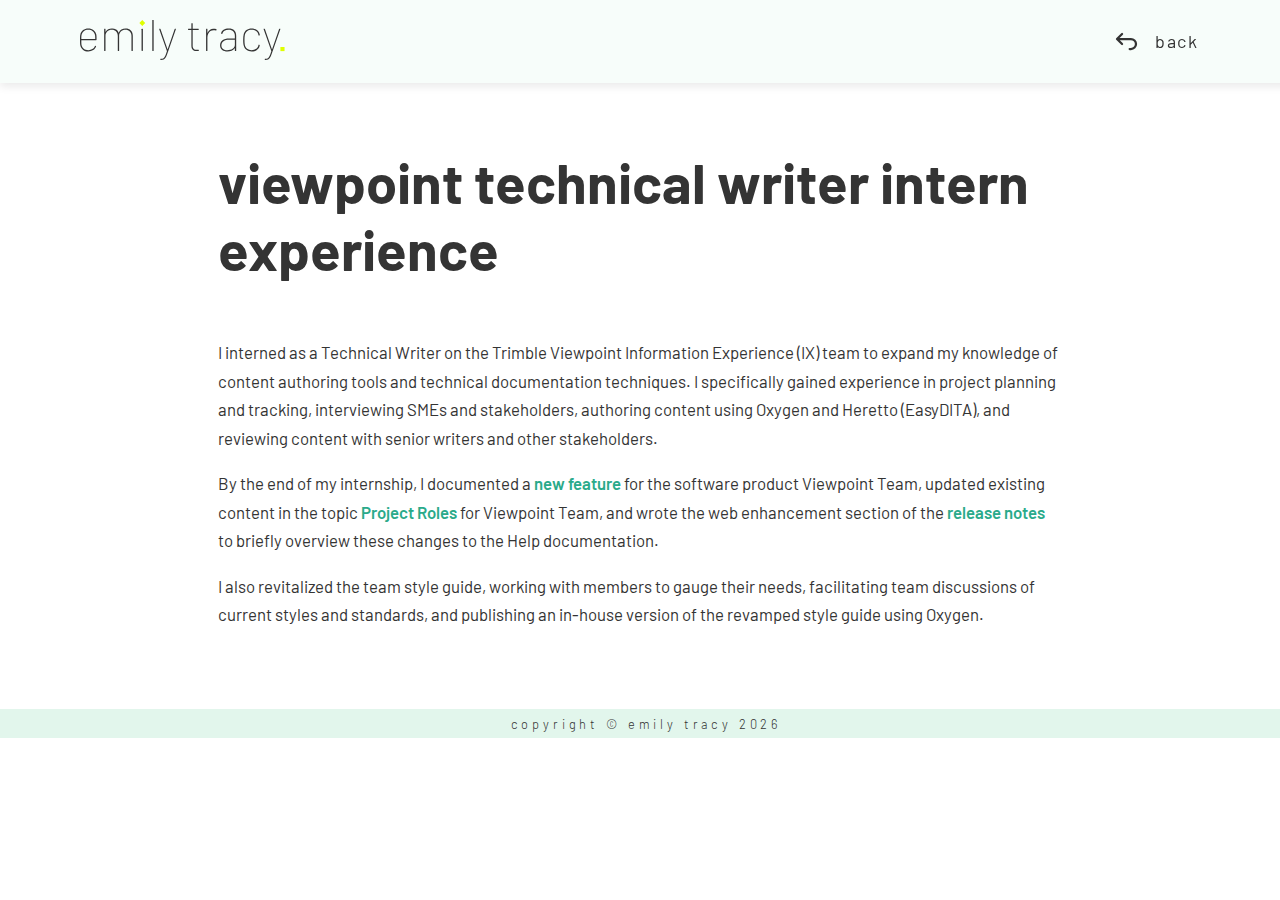
<file: tech-writer-internship.html>
<!DOCTYPE html>

<html lang="en-US">
  <head>
    <title>Technical Writer Intern Experience - Emily Tracy</title>
   
    <!-- CSS Styles -->
    <link rel="stylesheet" href="internship-styles.css">
    
    <!-- JS -->
    <script defer src="script.js"></script>
    
    <!-- Favicons -->  
    <link rel="apple-touch-icon" sizes="180x180" href="images/favicons/favicons/apple-touch-icon.png">
    <link rel="icon" type="image/png" sizes="32x32" href="images/favicons/favicons/favicon-32x32.png">
    <link rel="icon" type="image/png" sizes="16x16" href="images/favicons/favicons/favicon-16x16.png">
    <link rel="icon" type="image/png" sizes="192x192" href="images/favicons/favicons/android-chrome-192x192.png">
    <link rel="icon" type="image/png" sizes="512x512" href="images/favicons/favicons/android-chrome-512x512.png">
    
    <!--<link rel="icon" type="image/png" href="https://emilytracycreative.com/images/e-favicon.png">-->
    
    <meta charset="UTF-8">
    <meta name="keywords" content="portfolio, technical writer intern, documentation, software, Trimble, help documentation, emily tracy">
    <meta name="description" content="An overview of my experience as a technical writer intern at Viewpoint, a Trimble Company, with links to my work samples.">
    <meta name="author" content="Emily Tracy">
    <meta name="viewport" content="width=device-width, initial-scale=1.0">
    <base href="https://www.emilytracycreative.com">
  </head>
  
<body>
<nav id="nav">
    <div class="nav-contents">

      <div id="small-logo">
<a href="https://www.emilytracycreative.com"><svg class="small-logo-yellow" width="205" height="40" viewBox="0 0 205 40" fill="none" xmlns="http://www.w3.org/2000/svg">
  <title>Emily Tracy - home page</title>
<path d="M12.3911 29.1233C13.5164 28.4325 14.3886 27.3968 14.878 26.1703C14.889 26.1129 14.9122 26.0584 14.9459 26.0107C14.9797 25.9629 15.0233 25.9229 15.0738 25.8934C15.1242 25.8639 15.1805 25.8455 15.2386 25.8395C15.2968 25.8335 15.3556 25.84 15.411 25.8586L15.7657 25.9468C16.0609 26.037 16.1655 26.2134 16.0773 26.48C15.5291 27.9725 14.5073 29.2445 13.1682 30.1014C11.7905 31.0051 10.1544 31.4569 8.26008 31.4569C6.24683 31.4569 4.55203 30.9313 3.17569 29.88C1.80202 28.8345 0.82342 27.354 0.39978 25.6802C0.213237 24.9456 0.101953 24.1939 0.0676524 23.4368C0.022549 22.6165 0 21.4394 0 19.9055C0 18.5152 0.022549 17.4119 0.0676524 16.5958C0.101169 15.8562 0.197187 15.1208 0.354676 14.3975C0.725591 12.6891 1.69396 11.1693 3.08548 10.1116C4.49189 9.0302 6.21676 8.48952 8.26008 8.48952C10.3922 8.48952 12.1766 9.04456 13.613 10.1547C15.0391 11.2507 15.9984 12.8453 16.2988 14.6189C16.4285 15.278 16.5026 15.9468 16.5202 16.6183C16.5502 17.3894 16.5653 18.4407 16.5653 19.7723C16.5653 20.0983 16.4177 20.2624 16.1204 20.2624H1.51097C1.48694 20.259 1.46246 20.2613 1.43944 20.2689C1.41642 20.2766 1.39547 20.2894 1.37822 20.3065C1.36097 20.3235 1.34788 20.3443 1.33997 20.3673C1.33206 20.3902 1.32954 20.4146 1.3326 20.4387C1.3326 21.4764 1.34695 22.4019 1.37565 23.2153C1.38164 23.8047 1.44134 24.3922 1.55402 24.9707C1.8081 26.4699 2.60683 27.8224 3.79689 28.7685C4.99691 29.7255 6.50036 30.204 8.30724 30.204C9.74382 30.2416 11.1611 29.8665 12.3911 29.1233ZM3.79689 11.1779C2.61422 12.1112 1.81594 13.4468 1.55402 14.9306C1.40641 15.5828 1.3326 16.9157 1.3326 18.9294C1.3291 18.9536 1.33131 18.9782 1.33907 19.0014C1.34682 19.0245 1.3599 19.0455 1.37726 19.0627C1.39461 19.0798 1.41575 19.0927 1.43898 19.1002C1.4622 19.1077 1.48686 19.1096 1.51097 19.1058H15.0564C15.0803 19.1092 15.1047 19.107 15.1277 19.0994C15.1506 19.0917 15.1715 19.0788 15.1886 19.0617C15.2057 19.0446 15.2186 19.0237 15.2263 19.0008C15.2339 18.9778 15.2361 18.9534 15.2327 18.9294C15.2327 16.9157 15.1589 15.5978 15.0113 14.9758C14.729 13.4762 13.9169 12.1282 12.7233 11.1779C11.5246 10.2141 10.0369 9.73563 8.26008 9.74247C6.48328 9.7493 4.99555 10.2278 3.79689 11.1779Z" fill="#343434"/>
<path d="M50.8276 10.4664C52.1451 11.7542 52.8046 13.4938 52.806 15.6853V30.6551C52.8142 30.7154 52.8083 30.7768 52.7888 30.8344C52.7693 30.892 52.7367 30.9443 52.6936 30.9872C52.6505 31.0301 52.5981 31.0625 52.5404 31.0817C52.4827 31.1009 52.4213 31.1066 52.3611 31.0981H51.9162C51.8561 31.1066 51.7947 31.1011 51.7371 31.0818C51.6795 31.0626 51.6271 31.0302 51.5842 30.9873C51.5412 30.9443 51.5088 30.8919 51.4896 30.8343C51.4704 30.7766 51.4648 30.7153 51.4734 30.6551V15.9088C51.4734 14.014 50.9178 12.5184 49.8066 11.422C48.6954 10.3255 47.2371 9.77871 45.4316 9.78144C43.5058 9.78144 41.9736 10.3221 40.8351 11.4035C39.6966 12.4849 39.1266 13.958 39.1253 15.8227V30.6613C39.1338 30.7214 39.1283 30.7828 39.109 30.8404C39.0898 30.8981 39.0574 30.9504 39.0145 30.9934C38.9715 31.0364 38.9192 31.0688 38.8615 31.088C38.8039 31.1072 38.7426 31.1128 38.6824 31.1042H38.2375C38.1773 31.1127 38.116 31.1071 38.0583 31.0879C38.0006 31.0686 37.9481 31.0363 37.905 30.9934C37.8619 30.9505 37.8293 30.8982 37.8098 30.8405C37.7904 30.7829 37.7845 30.7216 37.7927 30.6613V15.9088C37.7927 14.014 37.246 12.5184 36.1525 11.422C35.0591 10.3255 33.6083 9.77871 31.8001 9.78144C29.8456 9.78144 28.3059 10.3221 27.1811 11.4035C26.0562 12.4849 25.4938 13.958 25.4938 15.8227V30.6613C25.5024 30.7216 25.4968 30.7832 25.4775 30.841C25.4582 30.8988 25.4256 30.9513 25.3824 30.9944C25.3392 31.0374 25.2865 31.0697 25.2286 31.0888C25.1707 31.1079 25.1092 31.1131 25.0489 31.1042H24.6061C24.5458 31.1131 24.4842 31.1079 24.4263 31.0888C24.3684 31.0697 24.3158 31.0374 24.2726 30.9944C24.2294 30.9513 24.1968 30.8988 24.1774 30.841C24.1581 30.7832 24.1525 30.7216 24.1612 30.6613V9.28928C24.1526 9.22885 24.1582 9.16725 24.1776 9.10937C24.1969 9.05148 24.2294 8.99888 24.2726 8.95572C24.3157 8.91257 24.3683 8.88003 24.4262 8.86069C24.4841 8.84135 24.5456 8.83574 24.6061 8.84429H25.0489C25.1093 8.83574 25.1709 8.84135 25.2288 8.86069C25.2866 8.88003 25.3392 8.91257 25.3824 8.95572C25.4255 8.99888 25.458 9.05148 25.4774 9.10937C25.4967 9.16725 25.5023 9.22885 25.4938 9.28928V11.545C25.4938 11.6332 25.5163 11.6845 25.5594 11.6988C25.6024 11.7132 25.6557 11.6988 25.7152 11.6332C26.3075 10.6261 27.19 9.82132 28.2471 9.32414C29.4276 8.7724 30.7188 8.4988 32.0215 8.52438C33.4593 8.48893 34.8772 8.86609 36.1074 9.61124C37.2507 10.3219 38.1254 11.3924 38.5943 12.6544C38.625 12.7139 38.6537 12.7446 38.6845 12.7446C38.7152 12.7446 38.7419 12.7139 38.7726 12.6544C39.2893 11.3746 40.2092 10.2982 41.3927 9.58868C42.5777 8.87915 43.9992 8.52438 45.6571 8.52438C47.7865 8.53122 49.51 9.17854 50.8276 10.4664Z" fill="#343434"/>
<path d="M62.4414 8.80122H61.9986C61.7529 8.80122 61.5537 9.00046 61.5537 9.24622V30.6121C61.5537 30.8578 61.7529 31.0571 61.9986 31.0571H62.4414C62.6871 31.0571 62.8863 30.8578 62.8863 30.6121V9.24622C62.8863 9.00046 62.6871 8.80122 62.4414 8.80122Z" fill="#343434"/>
<path d="M72.3052 30.6572V0.448872C72.2967 0.38844 72.3023 0.326851 72.3216 0.268963C72.341 0.211075 72.3735 0.158477 72.4166 0.11532C72.4598 0.0721628 72.5124 0.0396302 72.5702 0.0202902C72.6281 0.000950147 72.6897 -0.00466733 72.7501 0.00388135H73.1929C73.2533 -0.00466733 73.3149 0.000950147 73.3728 0.0202902C73.4307 0.0396302 73.4833 0.0721628 73.5264 0.11532C73.5696 0.158477 73.6021 0.211075 73.6214 0.268963C73.6407 0.326851 73.6464 0.38844 73.6378 0.448872V30.6572C73.646 30.7174 73.6401 30.7788 73.6206 30.8364C73.6011 30.8941 73.5686 30.9464 73.5255 30.9893C73.4824 31.0322 73.4299 31.0645 73.3722 31.0838C73.3145 31.103 73.2532 31.1086 73.1929 31.1001H72.7501C72.6898 31.109 72.6282 31.1037 72.5703 31.0847C72.5124 31.0656 72.4598 31.0333 72.4166 30.9902C72.3734 30.9472 72.3408 30.8947 72.3215 30.8369C72.3022 30.7791 72.2966 30.7175 72.3052 30.6572Z" fill="#343434"/>
<path d="M80.3378 39.5406V39.231C80.3293 39.1706 80.3349 39.109 80.3542 39.0511C80.3736 38.9932 80.4061 38.9406 80.4493 38.8974C80.4924 38.8543 80.545 38.8217 80.6029 38.8024C80.6607 38.7831 80.7223 38.7774 80.7827 38.786H80.9611C82.0873 38.7545 82.9532 38.5495 83.5586 38.1708C84.1641 37.7921 84.6896 37.1031 85.1352 36.1037C85.5794 35.1112 86.1719 33.4898 86.9127 31.2396C86.9701 31.1206 86.9701 31.0345 86.9127 30.973L79.2287 9.33438L79.1836 9.15597C79.1836 8.95091 79.3169 8.84427 79.5936 8.84427H80.0385C80.1546 8.83498 80.2703 8.86516 80.3671 8.92993C80.4638 8.99469 80.5359 9.09024 80.5716 9.20109L87.499 29.1458C87.5084 29.172 87.5274 29.1936 87.5522 29.2062C87.577 29.2188 87.6056 29.2214 87.6323 29.2135C87.6614 29.2057 87.6885 29.1915 87.7115 29.172C87.7346 29.1525 87.753 29.1282 87.7656 29.1007L94.6049 9.20929C94.6409 9.09864 94.713 9.00331 94.8097 8.93859C94.9063 8.87388 95.0219 8.84355 95.1379 8.85247H95.5377C95.8637 8.85247 95.9826 9.01652 95.8924 9.34258L87.3125 33.7209C86.6605 35.5582 86.0605 36.9131 85.5124 37.7853C84.9644 38.6575 84.3575 39.2426 83.6919 39.5406C83.0263 39.8318 82.116 39.9774 80.9611 39.9774H80.6495C80.4424 39.9774 80.3378 39.8359 80.3378 39.5406Z" fill="#343434"/>
<path d="M118.356 29.8574C118.416 29.8489 118.477 29.8544 118.535 29.8736C118.592 29.8929 118.645 29.9253 118.688 29.9682C118.731 30.0112 118.763 30.0636 118.782 30.1212C118.802 30.1789 118.807 30.2402 118.799 30.3004V30.6572C118.807 30.7173 118.802 30.7787 118.782 30.8363C118.763 30.8939 118.731 30.9463 118.688 30.9893C118.645 31.0323 118.592 31.0647 118.535 31.0839C118.477 31.1031 118.416 31.1087 118.356 31.1001H117.378C115.425 31.1001 113.937 30.7077 112.915 29.923C111.892 29.1383 111.382 27.6946 111.383 25.592V10.2121C111.386 10.1879 111.384 10.1632 111.376 10.14C111.369 10.1168 111.356 10.0957 111.338 10.0784C111.321 10.0611 111.3 10.048 111.277 10.0403C111.254 10.0325 111.229 10.0303 111.205 10.0337H108.494C108.434 10.0423 108.373 10.0367 108.315 10.0174C108.257 9.99805 108.204 9.96547 108.161 9.92226C108.118 9.87904 108.086 9.82638 108.067 9.76847C108.048 9.71056 108.043 9.64899 108.052 9.58867V9.27902C108.043 9.21879 108.049 9.15741 108.068 9.0997C108.087 9.04199 108.119 8.98952 108.162 8.9464C108.205 8.90329 108.258 8.87071 108.315 8.85121C108.373 8.83171 108.434 8.82584 108.494 8.83403H111.205C111.229 8.83738 111.253 8.83514 111.276 8.82749C111.299 8.81985 111.32 8.807 111.337 8.78994C111.355 8.77288 111.368 8.75207 111.376 8.72913C111.384 8.7062 111.386 8.68174 111.383 8.65767V3.64791C111.375 3.58767 111.38 3.52629 111.399 3.46858C111.419 3.41087 111.451 3.3584 111.494 3.31529C111.537 3.27218 111.589 3.23959 111.647 3.2201C111.704 3.2006 111.766 3.19472 111.826 3.20292H112.236C112.296 3.19437 112.358 3.19999 112.416 3.21933C112.474 3.23867 112.526 3.2712 112.569 3.31436C112.613 3.35751 112.645 3.41011 112.664 3.468C112.684 3.52589 112.689 3.58748 112.681 3.64791V8.66793C112.677 8.69189 112.68 8.71631 112.687 8.73927C112.695 8.76223 112.708 8.78309 112.725 8.80021C112.742 8.81732 112.763 8.83021 112.786 8.83786C112.809 8.84551 112.833 8.84771 112.857 8.84428H118.276C118.336 8.83573 118.398 8.84135 118.456 8.86069C118.513 8.88003 118.566 8.91256 118.609 8.95572C118.652 8.99888 118.685 9.05148 118.704 9.10936C118.724 9.16725 118.729 9.22885 118.721 9.28928V9.59893C118.729 9.65936 118.724 9.72095 118.704 9.77884C118.685 9.83673 118.652 9.88933 118.609 9.93248C118.566 9.97564 118.513 10.0082 118.456 10.0275C118.398 10.0469 118.336 10.0525 118.276 10.0439H112.847C112.823 10.0404 112.798 10.0426 112.775 10.0504C112.752 10.0581 112.731 10.0712 112.714 10.0886C112.697 10.106 112.684 10.1271 112.676 10.1503C112.669 10.1736 112.667 10.1982 112.671 10.2223V25.4587C112.671 27.1171 113.055 28.2647 113.825 28.9018C114.594 29.5389 115.808 29.8574 117.466 29.8574H118.356Z" fill="#343434"/>
<path d="M136.385 9.15599C136.622 9.24417 136.696 9.43693 136.608 9.73427L136.385 10.2654C136.296 10.532 136.104 10.6222 135.808 10.532C135.119 10.2475 134.377 10.1119 133.631 10.1342C132.49 10.122 131.373 10.4629 130.433 11.1103C129.48 11.7688 128.715 12.6643 128.213 13.7085C127.676 14.8082 127.402 16.0179 127.413 17.2417V30.6572C127.422 30.7173 127.416 30.7787 127.397 30.8363C127.378 30.894 127.345 30.9463 127.302 30.9893C127.259 31.0323 127.207 31.0647 127.149 31.0839C127.092 31.1031 127.03 31.1087 126.97 31.1001H126.525C126.465 31.1087 126.404 31.1031 126.346 31.0839C126.289 31.0647 126.236 31.0323 126.193 30.9893C126.15 30.9463 126.118 30.894 126.099 30.8363C126.08 30.7787 126.074 30.7173 126.083 30.6572V9.28928C126.074 9.22904 126.08 9.16766 126.099 9.10995C126.118 9.05224 126.15 8.99978 126.193 8.95666C126.236 8.91355 126.289 8.88097 126.346 8.86147C126.404 8.84197 126.465 8.83609 126.525 8.84429H126.97C127.03 8.83609 127.092 8.84197 127.149 8.86147C127.207 8.88097 127.259 8.91355 127.302 8.95666C127.345 8.99978 127.377 9.05224 127.397 9.10995C127.416 9.16766 127.422 9.22904 127.413 9.28928V12.7036C127.413 12.7918 127.436 12.8451 127.481 12.8595C127.526 12.8738 127.563 12.8369 127.591 12.7487C128.152 11.5469 129.017 10.5127 130.101 9.74863C131.026 9.15873 132.078 8.79686 133.171 8.69277C134.263 8.58868 135.364 8.74532 136.385 9.14984V9.15599Z" fill="#343434"/>
<path d="M154.328 10.4664C155.57 11.7856 156.192 13.5847 156.194 15.8637V30.6572C156.202 30.7175 156.196 30.7788 156.176 30.8364C156.157 30.8941 156.124 30.9464 156.081 30.9893C156.038 31.0322 155.986 31.0645 155.928 31.0838C155.87 31.103 155.809 31.1086 155.749 31.1001H155.304C155.244 31.1087 155.182 31.1031 155.125 31.0839C155.067 31.0647 155.015 31.0323 154.972 30.9893C154.929 30.9463 154.896 30.894 154.877 30.8363C154.858 30.7787 154.852 30.7173 154.861 30.6572V28.3461C154.862 28.3199 154.857 28.2938 154.845 28.2704C154.833 28.247 154.815 28.2271 154.793 28.2128C154.75 28.1841 154.697 28.1984 154.637 28.2579C153.862 29.3239 152.8 30.148 151.575 30.6346C150.222 31.1913 148.772 31.4702 147.31 31.4549C145.297 31.4549 143.588 30.9586 142.185 29.9661C140.781 28.9736 140.078 27.426 140.075 25.3234C140.075 23.1907 140.882 21.5099 142.496 20.2808C144.111 19.0518 146.338 18.4366 149.18 18.4352H154.687C154.711 18.439 154.735 18.4371 154.759 18.4296C154.782 18.4221 154.803 18.4093 154.82 18.3921C154.838 18.3749 154.851 18.354 154.859 18.3308C154.866 18.3077 154.869 18.283 154.865 18.2589V15.7796C154.865 13.9422 154.361 12.476 153.354 11.381C152.347 10.2859 150.763 9.73906 148.602 9.74043C146.943 9.74043 145.566 10.0822 144.473 10.7658C143.959 11.0624 143.515 11.4657 143.17 11.9486C142.825 12.4314 142.588 12.9826 142.474 13.5649C142.386 13.8602 142.207 13.975 141.941 13.9197L141.496 13.8294C141.201 13.772 141.067 13.6387 141.086 13.4316C141.384 11.951 142.214 10.7589 143.575 9.85526C144.936 8.9516 146.638 8.49978 148.682 8.49978C151.205 8.49294 153.087 9.14847 154.328 10.4664ZM152.618 28.7911C154.112 27.8122 154.86 26.4349 154.861 24.659V19.8174C154.864 19.7932 154.862 19.7685 154.854 19.7453C154.847 19.7221 154.834 19.701 154.816 19.6837C154.799 19.6664 154.778 19.6533 154.755 19.6456C154.731 19.6378 154.707 19.6356 154.683 19.639H149.131C146.822 19.639 144.957 20.1352 143.536 21.1278C142.114 22.1203 141.401 23.5045 141.395 25.2803C141.395 26.9099 141.942 28.1465 143.036 28.99C144.129 29.8335 145.564 30.2559 147.341 30.2573C149.364 30.2573 151.123 29.7686 152.618 28.7911Z" fill="#343434"/>
<path d="M166.475 29.8574C165.077 28.806 164.095 27.2959 163.699 25.592C163.342 24.2905 163.165 22.3951 163.166 19.9056C163.166 17.6252 163.344 15.7742 163.699 14.3524C164.092 12.6538 165.066 11.1459 166.452 10.089C167.842 9.02269 169.56 8.48952 171.604 8.48952C173.618 8.48952 175.357 9.00765 176.822 10.0439C178.287 11.0802 179.213 12.3687 179.598 13.9094C179.701 14.2727 179.775 14.6437 179.819 15.0188V15.1091C179.819 15.3155 179.686 15.4488 179.42 15.5089L178.975 15.552H178.887C178.68 15.552 178.544 15.4187 178.477 15.1521L178.343 14.5369C178.077 13.1698 177.329 12.0296 176.1 11.1164C174.872 10.2032 173.368 9.74452 171.59 9.74042C169.783 9.74042 168.28 10.2189 167.08 11.1759C165.889 12.121 165.09 13.474 164.837 14.9737C164.599 16.2164 164.481 17.8747 164.482 19.9486C164.482 22.0512 164.6 23.7246 164.837 24.9686C165.106 26.4739 165.911 27.8308 167.102 28.789C168.285 29.7364 169.78 30.2101 171.588 30.2101C173.335 30.2101 174.838 29.7583 176.098 28.8546C177.359 27.951 178.121 26.8183 178.386 25.4567V25.2783L178.432 25.1901C178.427 25.1283 178.437 25.0662 178.46 25.0087C178.483 24.9512 178.519 24.8996 178.565 24.8579C178.615 24.8203 178.673 24.7946 178.734 24.7829C178.796 24.7712 178.859 24.7737 178.919 24.7902L179.319 24.8353C179.614 24.8948 179.748 25.0568 179.729 25.3234C179.694 25.4077 179.679 25.4989 179.684 25.59C179.678 25.742 179.648 25.8922 179.596 26.035C179.269 27.6031 178.366 28.9018 176.886 29.9312C175.405 30.9607 173.644 31.472 171.602 31.4651C169.589 31.4597 167.88 30.9238 166.475 29.8574Z" fill="#343434"/>
<path d="M184.75 39.5406V39.231C184.741 39.1707 184.746 39.1091 184.765 39.0512C184.784 38.9933 184.817 38.9406 184.86 38.8974C184.903 38.8542 184.955 38.8216 185.013 38.8023C185.071 38.7829 185.132 38.7774 185.193 38.786H185.371C186.497 38.7546 187.363 38.5495 187.969 38.1708C188.574 37.7921 189.1 37.1031 189.545 36.1037C189.991 35.1112 190.583 33.4898 191.323 31.2396C191.382 31.1206 191.382 31.0345 191.323 30.973L183.639 9.34055L183.596 9.16214C183.596 8.95707 183.727 8.85043 183.993 8.85043H184.449C184.565 8.84114 184.68 8.87133 184.777 8.93609C184.874 9.00085 184.946 9.09641 184.982 9.20725L191.911 29.152C191.92 29.178 191.939 29.1996 191.963 29.2122C191.988 29.2248 192.016 29.2275 192.042 29.2197C192.072 29.2118 192.099 29.1977 192.122 29.1782C192.145 29.1587 192.163 29.1343 192.176 29.1069L199.017 9.21545C199.052 9.10477 199.124 9.00928 199.22 8.94449C199.317 8.87971 199.432 8.84945 199.548 8.85864H199.958C200.284 8.85864 200.403 9.0227 200.315 9.34875L191.743 33.7352C191.091 35.5726 190.492 36.9274 189.945 37.7996C189.398 38.6719 188.791 39.257 188.122 39.555C187.457 39.8503 186.547 39.9986 185.392 40H185.064C184.859 39.9774 184.75 39.8359 184.75 39.5406Z" fill="#343434"/>
<path d="M204.542 26.9762H200.397V31.1227H204.542V26.9762Z" fill="#DFFF00"/>
<path d="M65.2208 2.98962L62.2896 0.0576477L59.3583 2.98962L62.2896 5.9216L65.2208 2.98962Z" fill="#DFFF00"/>
</svg></a>
      <a href="https://www.emilytracycreative.com"><svg class="small-logo-coral" width="205" height="40" viewBox="0 0 205 40" fill="none" xmlns="http://www.w3.org/2000/svg">
        <title>Emily Tracy - home page</title>
<path d="M12.4188 29.1294C13.5471 28.4383 14.4214 27.4015 14.9111 26.1738C14.9222 26.1163 14.9454 26.0619 14.9792 26.0141C15.0131 25.9663 15.0568 25.9264 15.1074 25.8968C15.158 25.8673 15.2143 25.8489 15.2726 25.8429C15.3309 25.8369 15.3898 25.8434 15.4454 25.862L15.8029 25.9523C16.0988 26.0405 16.2036 26.2189 16.1132 26.4855C15.5643 27.9782 14.5401 29.25 13.1975 30.1057C11.8195 31.0109 10.1805 31.4628 8.28055 31.4614C6.26144 31.4614 4.56218 30.9357 3.18277 29.8842C1.80726 28.8382 0.826733 27.3585 0.400674 25.6856C0.215822 24.9505 0.104321 24.1988 0.0678063 23.4418C0.0226024 22.6213 0 21.444 0 19.9098C0 18.5165 0.0226024 17.413 0.0678063 16.5994C0.102066 15.859 0.198984 15.1228 0.357523 14.3986C0.729264 12.6899 1.69979 11.1698 3.09442 10.1119C4.50396 9.03029 6.23267 8.4895 8.28055 8.4895C10.4161 8.4895 12.2037 9.04534 13.6434 10.157C15.0734 11.2526 16.035 12.8478 16.3351 14.6222C16.4651 15.2814 16.54 15.9503 16.559 16.622C16.5878 17.3918 16.6029 18.4433 16.6042 19.7765C16.6042 20.1026 16.4542 20.2647 16.1584 20.2647H1.51434C1.49006 20.2612 1.46532 20.2635 1.44207 20.2713C1.41882 20.279 1.3977 20.2921 1.38036 20.3094C1.36303 20.3267 1.34996 20.3478 1.34218 20.371C1.33441 20.3942 1.33215 20.4189 1.33557 20.4431C1.33557 21.4796 1.35064 22.4053 1.38078 23.2202C1.3845 23.8091 1.44436 24.3963 1.55954 24.9739C1.8127 26.4739 2.61351 27.8272 3.80741 28.7725C5.00874 29.7365 6.51554 30.2151 8.3278 30.2082C9.89762 30.2137 11.2613 29.8541 12.4188 29.1294ZM3.80741 11.1784C2.62298 12.1126 1.82315 13.4482 1.55954 14.9319C1.40886 15.5841 1.3342 16.9173 1.33557 18.9315C1.33215 18.9557 1.33441 18.9804 1.34218 19.0036C1.34996 19.0268 1.36303 19.0479 1.38036 19.0652C1.3977 19.0825 1.41882 19.0956 1.44207 19.1033C1.46532 19.1111 1.49006 19.1133 1.51434 19.1099H15.0899C15.1142 19.1133 15.1389 19.1111 15.1622 19.1033C15.1854 19.0956 15.2065 19.0825 15.2239 19.0652C15.2412 19.0479 15.2543 19.0268 15.2621 19.0036C15.2698 18.9804 15.2721 18.9557 15.2687 18.9315C15.2687 16.9173 15.194 15.5992 15.0447 14.977C14.7605 13.4782 13.9477 12.1306 12.7537 11.1784C11.551 10.2213 10.0599 9.7427 8.28055 9.7427C6.50115 9.7427 5.01011 10.2213 3.80741 11.1784Z" fill="#343434"/>
<path d="M50.9429 10.4667C52.262 11.7575 52.9223 13.4982 52.9236 15.6887V30.6615C52.9322 30.722 52.9266 30.7836 52.9072 30.8415C52.8878 30.8994 52.8552 30.952 52.812 30.9951C52.7687 31.0383 52.716 31.0708 52.658 31.0902C52.6 31.1095 52.5383 31.1151 52.4778 31.1066H52.0339C51.9734 31.1151 51.9117 31.1095 51.8537 31.0902C51.7957 31.0708 51.743 31.0383 51.6997 30.9951C51.6565 30.952 51.6239 30.8994 51.6045 30.8415C51.5851 30.7836 51.5795 30.722 51.5881 30.6615V15.9103C51.5881 14.0151 51.0319 12.5192 49.9196 11.4225C48.8073 10.3259 47.3457 9.77895 45.5348 9.78168C43.6061 9.78168 42.0706 10.3218 40.9281 11.402C39.7857 12.4823 39.2145 13.9556 39.2145 15.8221V30.6636C39.2231 30.724 39.2174 30.7856 39.1981 30.8435C39.1787 30.9014 39.1461 30.954 39.1028 30.9972C39.0596 31.0404 39.0069 31.0729 38.9489 31.0922C38.8909 31.1116 38.8292 31.1172 38.7686 31.1086H38.3228C38.2623 31.1173 38.2006 31.1117 38.1427 31.0924C38.0847 31.073 38.0321 31.0404 37.989 30.9972C37.9459 30.954 37.9135 30.9013 37.8944 30.8434C37.8753 30.7855 37.87 30.7239 37.8789 30.6636V15.9103C37.8789 14.0151 37.331 12.5192 36.2352 11.4225C35.1393 10.3259 33.6852 9.77895 31.873 9.78168C29.9155 9.78168 28.3731 10.3218 27.2457 11.402C26.1184 12.4823 25.554 13.9563 25.5526 15.8241V30.6636C25.5616 30.7239 25.5563 30.7855 25.5372 30.8434C25.518 30.9013 25.4856 30.954 25.4425 30.9972C25.3994 31.0404 25.3468 31.073 25.2889 31.0924C25.2309 31.1117 25.1693 31.1173 25.1088 31.1086H24.6629C24.6021 31.118 24.54 31.113 24.4815 31.0939C24.423 31.0749 24.3699 31.0424 24.3263 30.9991C24.2827 30.9558 24.2499 30.9029 24.2306 30.8446C24.2112 30.7863 24.2059 30.7243 24.215 30.6636V9.28943C24.2064 9.22925 24.212 9.16791 24.2313 9.11025C24.2505 9.0526 24.283 9.00021 24.326 8.95723C24.3691 8.91425 24.4216 8.88186 24.4793 8.86263C24.5371 8.84339 24.5985 8.83784 24.6588 8.8464H25.1047C25.165 8.83784 25.2264 8.84339 25.2842 8.86263C25.342 8.88186 25.3944 8.91425 25.4375 8.95723C25.4805 9.00021 25.513 9.0526 25.5323 9.11025C25.5515 9.16791 25.5571 9.22925 25.5485 9.28943V11.5456C25.5485 11.6338 25.5711 11.6871 25.6163 11.7015C25.6615 11.7158 25.7108 11.7015 25.7725 11.6338C26.3672 10.6301 27.2507 9.82825 28.308 9.3325C29.4919 8.78083 30.7866 8.5072 32.0928 8.53259C33.5341 8.4974 34.9552 8.87537 36.1879 9.6217C37.333 10.3332 38.2096 11.4037 38.6803 12.6655C38.709 12.725 38.7399 12.7537 38.7686 12.7537C38.7974 12.7537 38.8282 12.725 38.859 12.6655C39.3768 11.3854 40.2987 10.3088 41.485 9.59913C42.6699 8.88673 44.0938 8.53122 45.7567 8.53259C47.8937 8.53395 49.6224 9.17867 50.9429 10.4667Z" fill="#343434"/>
<path d="M62.5809 8.80127H62.137C61.8908 8.80127 61.6912 9.00054 61.6912 9.24635V30.6164C61.6912 30.8622 61.8908 31.0615 62.137 31.0615H62.5809C62.8271 31.0615 63.0267 30.8622 63.0267 30.6164V9.24635C63.0267 9.00054 62.8271 8.80127 62.5809 8.80127Z" fill="#343434"/>
<path d="M72.462 30.6635V0.44724C72.4533 0.38687 72.4589 0.325319 72.4783 0.267484C72.4977 0.209649 72.5303 0.157128 72.5736 0.114105C72.6169 0.0710819 72.6697 0.0387423 72.7277 0.019664C72.7857 0.000585636 72.8474 -0.0047068 72.9079 0.00420962H73.3537C73.414 -0.00435193 73.4755 0.00120963 73.5332 0.0204464C73.591 0.0396831 73.6435 0.0720721 73.6865 0.11505C73.7296 0.158028 73.762 0.210417 73.7813 0.268073C73.8006 0.325728 73.8061 0.387066 73.7976 0.44724V30.6635C73.8065 30.7239 73.8012 30.7854 73.7821 30.8434C73.763 30.9013 73.7306 30.954 73.6875 30.9972C73.6444 31.0404 73.5918 31.073 73.5338 31.0923C73.4759 31.1117 73.4142 31.1172 73.3537 31.1086H72.912C72.8511 31.1179 72.7889 31.1128 72.7304 31.0938C72.6718 31.0747 72.6186 31.0423 72.5748 30.999C72.5311 30.9558 72.4981 30.9029 72.4785 30.8446C72.4589 30.7864 72.4533 30.7244 72.462 30.6635V30.6635Z" fill="#343434"/>
<path d="M80.5145 39.5488V39.237C80.5056 39.1767 80.5109 39.1151 80.53 39.0572C80.5491 38.9993 80.5815 38.9466 80.6246 38.9034C80.6677 38.8602 80.7203 38.8276 80.7783 38.8082C80.8362 38.7889 80.8979 38.7833 80.9583 38.7919H81.1371C82.2651 38.7632 83.1322 38.554 83.7404 38.1766C84.3486 37.7992 84.8767 37.1019 85.3226 36.1112C85.7685 35.1205 86.3602 33.4961 87.102 31.2461C87.1616 31.1271 87.1616 31.041 87.102 30.9794L79.405 9.33251L79.3618 9.15407C79.3618 8.94896 79.4954 8.84435 79.7728 8.84435H80.2166C80.3326 8.8353 80.4482 8.86534 80.5451 8.92967C80.6419 8.994 80.7144 9.0889 80.7508 9.19919L87.6958 29.1478C87.7043 29.1742 87.7229 29.1961 87.7475 29.2088C87.7722 29.2215 87.8009 29.2239 87.8273 29.2155C87.8567 29.2082 87.8841 29.1945 87.9075 29.1753C87.931 29.1562 87.9499 29.1321 87.9629 29.1048L94.8175 9.20944C94.8539 9.09916 94.9263 9.00426 95.0232 8.93993C95.12 8.8756 95.2357 8.84556 95.3517 8.85461H95.7626C96.0873 8.85461 96.2065 9.01664 96.1181 9.34276L87.5006 33.7279C86.8472 35.5629 86.2458 36.918 85.6965 37.7931C85.1472 38.6682 84.5397 39.2534 83.874 39.5488C83.2069 39.8441 82.2939 39.9918 81.135 39.9918H80.8248C80.6214 39.9918 80.5145 39.8441 80.5145 39.5488Z" fill="#343434"/>
<path d="M118.619 29.8616C118.68 29.8531 118.742 29.8587 118.8 29.878C118.858 29.8974 118.91 29.9299 118.954 29.9731C118.997 30.0162 119.029 30.0688 119.049 30.1267C119.068 30.1846 119.074 30.2462 119.065 30.3067V30.6636C119.074 30.724 119.068 30.7856 119.049 30.8435C119.029 30.9014 118.997 30.954 118.954 30.9972C118.91 31.0404 118.858 31.0729 118.8 31.0922C118.742 31.1116 118.68 31.1172 118.619 31.1086H117.639C115.682 31.1086 114.191 30.7155 113.166 29.9293C112.141 29.143 111.63 27.6991 111.631 25.5974V10.2227C111.634 10.1986 111.632 10.1741 111.624 10.1512C111.616 10.1282 111.603 10.1074 111.585 10.0904C111.568 10.0733 111.547 10.0605 111.524 10.0528C111.501 10.0452 111.477 10.0429 111.452 10.0463H108.738C108.678 10.0548 108.616 10.0492 108.558 10.0299C108.5 10.0105 108.447 9.97798 108.404 9.93481C108.361 9.89164 108.328 9.83903 108.309 9.78113C108.289 9.72323 108.284 9.66163 108.292 9.60119V9.28943C108.284 9.22906 108.289 9.1675 108.309 9.10967C108.328 9.05183 108.361 8.99931 108.404 8.95629C108.447 8.91326 108.5 8.88093 108.558 8.86185C108.616 8.84277 108.678 8.83748 108.738 8.8464H111.452C111.477 8.84981 111.501 8.84755 111.525 8.83979C111.548 8.83203 111.569 8.81899 111.586 8.80169C111.604 8.78438 111.617 8.7633 111.625 8.74009C111.632 8.71688 111.635 8.69219 111.631 8.66796V3.64695C111.623 3.58658 111.628 3.52503 111.648 3.46719C111.667 3.40936 111.7 3.35684 111.743 3.31381C111.786 3.27079 111.839 3.23845 111.897 3.21937C111.955 3.20029 112.017 3.195 112.077 3.20392H112.476C112.536 3.195 112.598 3.20029 112.656 3.21937C112.714 3.23845 112.767 3.27079 112.81 3.31381C112.853 3.35684 112.886 3.40936 112.905 3.46719C112.925 3.52503 112.93 3.58658 112.922 3.64695V8.66796C112.918 8.69219 112.92 8.71688 112.928 8.74009C112.936 8.7633 112.949 8.78438 112.966 8.80169C112.984 8.81899 113.005 8.83203 113.028 8.83979C113.051 8.84755 113.076 8.84981 113.1 8.8464H118.527C118.587 8.83784 118.649 8.84339 118.706 8.86263C118.764 8.88186 118.817 8.91425 118.86 8.95723C118.903 9.00021 118.935 9.0526 118.954 9.11025C118.974 9.16791 118.979 9.22925 118.971 9.28943V9.60119C118.979 9.66144 118.974 9.72283 118.954 9.78055C118.935 9.83827 118.903 9.89075 118.86 9.93387C118.817 9.97699 118.764 10.0096 118.706 10.0291C118.649 10.0486 118.587 10.0545 118.527 10.0463H113.1C113.076 10.0429 113.052 10.0452 113.029 10.0528C113.006 10.0605 112.985 10.0733 112.967 10.0904C112.95 10.1074 112.937 10.1282 112.929 10.1512C112.921 10.1741 112.919 10.1986 112.922 10.2227V25.4641C112.922 27.1214 113.307 28.2686 114.078 28.9058C114.85 29.543 116.067 29.8616 117.73 29.8616H118.619Z" fill="#343434"/>
<path d="M136.691 9.15612C136.928 9.24636 137.002 9.43916 136.912 9.73451L136.691 10.2678C136.6 10.5344 136.407 10.6226 136.111 10.5344C135.423 10.2502 134.682 10.1139 133.937 10.1345C132.793 10.1215 131.674 10.4626 130.732 11.1108C129.777 11.7703 129.01 12.6665 128.507 13.7115C127.968 14.8107 127.694 16.02 127.705 17.2435V30.6636C127.714 30.724 127.708 30.7856 127.689 30.8435C127.669 30.9014 127.637 30.954 127.594 30.9972C127.55 31.0404 127.498 31.0729 127.44 31.0922C127.382 31.1116 127.32 31.1172 127.259 31.1087H126.816C126.755 31.1172 126.693 31.1116 126.635 31.0922C126.577 31.0729 126.525 31.0404 126.481 30.9972C126.438 30.954 126.405 30.9014 126.386 30.8435C126.367 30.7856 126.361 30.724 126.37 30.6636V9.28944C126.361 9.22907 126.367 9.16751 126.386 9.10967C126.405 9.05184 126.438 8.99932 126.481 8.95629C126.525 8.91327 126.577 8.88094 126.635 8.86186C126.693 8.84278 126.755 8.83749 126.816 8.8464H127.259C127.32 8.83793 127.381 8.84353 127.439 8.86276C127.497 8.88199 127.549 8.91434 127.593 8.95726C127.636 9.00019 127.669 9.05252 127.688 9.11015C127.708 9.16778 127.713 9.22915 127.705 9.28944V12.7106C127.705 12.8009 127.728 12.8521 127.771 12.8665C127.814 12.8809 127.853 12.8439 127.882 12.7557C128.445 11.5552 129.312 10.5217 130.397 9.75708C131.324 9.16624 132.379 8.80366 133.474 8.69918C134.57 8.59471 135.674 8.75132 136.697 9.15612H136.691Z" fill="#343434"/>
<path d="M154.672 10.4667C155.919 11.7849 156.543 13.5843 156.541 15.8651V30.6635C156.55 30.724 156.544 30.7856 156.525 30.8435C156.506 30.9014 156.473 30.954 156.43 30.9972C156.386 31.0403 156.334 31.0729 156.276 31.0922C156.218 31.1115 156.156 31.1172 156.095 31.1086H155.652C155.591 31.1172 155.529 31.1115 155.471 31.0922C155.413 31.0729 155.361 31.0403 155.317 30.9972C155.274 30.954 155.242 30.9014 155.222 30.8435C155.203 30.7856 155.197 30.724 155.206 30.6635V28.352C155.208 28.3259 155.203 28.2998 155.191 28.2763C155.18 28.2529 155.162 28.233 155.14 28.2187C155.095 28.1879 155.043 28.2023 154.984 28.2617C154.205 29.3276 153.14 30.1518 151.912 30.6389C150.558 31.1955 149.105 31.4745 147.64 31.4593C145.62 31.4593 143.907 30.963 142.503 29.9703C141.099 28.9776 140.393 27.4311 140.385 25.3308C140.385 23.1977 141.193 21.5165 142.81 20.2872C144.426 19.0579 146.659 18.4426 149.51 18.4412H155.029C155.053 18.4443 155.078 18.4418 155.101 18.4339C155.124 18.426 155.144 18.4129 155.162 18.3956C155.179 18.3783 155.192 18.3574 155.199 18.3344C155.207 18.3113 155.209 18.2868 155.206 18.2628V15.7769C155.206 13.9405 154.702 12.474 153.693 11.3774C152.685 10.2807 151.1 9.73584 148.937 9.74268C147.275 9.74268 145.895 10.0845 144.797 10.7682C144.282 11.0658 143.838 11.4695 143.492 11.9523C143.147 12.4351 142.908 12.9859 142.793 13.5679C142.705 13.8633 142.526 13.9781 142.259 13.9227L141.815 13.8346C141.518 13.7758 141.384 13.6424 141.414 13.4346C141.71 11.9537 142.541 10.7614 143.907 9.85754C145.273 8.9537 146.979 8.50179 149.025 8.50179C151.543 8.49358 153.425 9.14855 154.672 10.4667ZM152.958 28.795C154.455 27.8187 155.204 26.4418 155.206 24.6642V19.8196C155.209 19.7956 155.207 19.7712 155.199 19.7482C155.192 19.7252 155.179 19.7044 155.162 19.6872C155.144 19.6701 155.124 19.6572 155.101 19.6496C155.078 19.6419 155.053 19.6397 155.029 19.6432H149.465C147.148 19.6432 145.279 20.1388 143.855 21.1302C142.432 22.1215 141.721 23.5067 141.721 25.2857C141.721 26.9142 142.269 28.151 143.364 28.996C144.46 29.8411 145.899 30.2629 147.679 30.2615C149.7 30.2561 151.459 29.7672 152.958 28.795V28.795Z" fill="#343434"/>
<path d="M166.846 29.8616C165.446 28.8094 164.461 27.2992 164.064 25.5954C163.708 24.2936 163.53 22.3985 163.53 19.9098C163.53 17.629 163.708 15.7776 164.064 14.3555C164.458 12.6562 165.434 11.1474 166.823 10.0893C168.219 9.02278 169.94 8.4895 171.987 8.4895C174.005 8.4895 175.748 9.00842 177.216 10.0463C178.685 11.0841 179.612 12.3722 179.998 13.9105C180.101 14.2748 180.176 14.6464 180.222 15.0221V15.1103C180.222 15.3154 180.089 15.4508 179.811 15.5103L179.367 15.5554H179.279C179.074 15.5554 178.938 15.4221 178.868 15.1555L178.735 14.5401C178.461 13.1728 177.711 12.0324 176.487 11.119C175.262 10.2056 173.755 9.7468 171.966 9.7427C170.157 9.7427 168.65 10.2213 167.446 11.1784C166.253 12.1248 165.453 13.4775 165.198 14.977C164.962 16.2227 164.844 17.8813 164.843 19.9529C164.843 22.0573 164.961 23.731 165.198 24.9739C165.465 26.4779 166.268 27.835 167.458 28.795C168.646 29.7454 170.144 30.2192 171.954 30.2164C173.705 30.2164 175.211 29.7652 176.474 28.8627C177.737 27.9602 178.501 26.8274 178.765 25.4641V25.2857L178.811 25.1954C178.806 25.1336 178.816 25.0715 178.839 25.014C178.862 24.9564 178.898 24.9048 178.944 24.8631C178.994 24.8259 179.053 24.8006 179.114 24.7892C179.176 24.7778 179.239 24.7807 179.3 24.7975L179.711 24.8406C180.006 24.9001 180.14 25.0621 180.121 25.3308C180.088 25.4149 180.074 25.5051 180.078 25.5954C180.071 25.7475 180.041 25.8977 179.988 26.0405C179.669 27.6184 178.77 28.914 177.292 29.9272C175.814 30.9404 174.048 31.4519 171.995 31.4614C169.972 31.4614 168.255 30.9282 166.846 29.8616Z" fill="#343434"/>
<path d="M185.162 39.5488V39.237C185.153 39.1766 185.159 39.115 185.178 39.0571C185.198 38.9992 185.23 38.9466 185.273 38.9034C185.317 38.8602 185.369 38.8277 185.427 38.8084C185.485 38.789 185.547 38.7834 185.608 38.792H185.786C186.912 38.7632 187.781 38.554 188.39 38.1766C188.998 37.7992 189.524 37.1019 189.97 36.1112C190.416 35.1205 190.997 33.4961 191.749 31.2461C191.809 31.1271 191.809 31.041 191.749 30.9794L184.05 9.33251L184.005 9.15407C184.005 8.94897 184.138 8.84436 184.406 8.84436H184.851C184.967 8.83567 185.083 8.86586 185.18 8.93014C185.276 8.99442 185.349 9.08911 185.386 9.1992L192.329 29.1478C192.338 29.1744 192.356 29.1963 192.381 29.209C192.406 29.2216 192.435 29.224 192.462 29.2155C192.491 29.2079 192.518 29.1941 192.541 29.1749C192.564 29.1558 192.583 29.1319 192.596 29.1048L199.45 9.20945C199.487 9.09916 199.559 9.00426 199.656 8.93993C199.753 8.8756 199.868 8.84556 199.984 8.85462H200.395C200.722 8.85462 200.839 9.01665 200.751 9.34277L192.16 33.7361C191.509 35.5711 190.909 36.9262 190.358 37.8013C189.807 38.6764 189.199 39.2616 188.533 39.557C187.866 39.8523 186.954 40 185.797 40H185.484C185.266 39.9918 185.162 39.8441 185.162 39.5488Z" fill="#343434"/>
<path d="M205 26.9819H200.845V31.1291H205V26.9819Z" fill="#F43F3F"/>
<path d="M65.3665 2.98779L62.4287 0.0552368L59.4909 2.98779L62.4287 5.92034L65.3665 2.98779Z" fill="#F43F3F"/>
</svg></a>
    </div>

   <a href="https://emilytracycreative.com/#experiences">
      <div class="back-button">
          <svg class="back-arrow-icon" width="23" height="19" viewBox="0 0 23 19" fill="none" xmlns="http://www.w3.org/2000/svg">
            <path d="M7.06667 12L2 7M2 7H15.9333C17.2771 7 18.5658 7.52678 19.516 8.46447C20.4662 9.40215 21 10.6739 21 12C21 13.3261 20.4662 14.5979 19.516 15.5355C18.5658 16.4732 17.2771 17 15.9333 17H14.6667M2 7L7.06667 2" stroke="#343434" stroke-width="2.25" stroke-linecap="round" stroke-linejoin="round" />
          </svg>
          <span class="back-button-text">back</span>
        </div>
      </a>
   </div>
  </nav>

  <div id="main-page"><div id="viewpoint-internship-exp">
    <h1>viewpoint technical writer intern experience</h1>
    <p>I interned as a Technical Writer on the Trimble Viewpoint Information Experience (IX) team to expand my knowledge of content authoring tools and technical documentation techniques. I specifically gained experience in project planning and tracking, interviewing SMEs and stakeholders, authoring content using Oxygen and Heretto (EasyDITA), and reviewing content with senior writers and other stakeholders.</p>
    <p>By the end of my internship, I documented a <a href="https://help.viewpoint.com/en/viewpoint-team/viewpoint-team/project-management/photos/export-photos-into-a-pdf-report" target="_blank">new feature</a> for the software product Viewpoint Team, updated existing content in the topic <a href="https://help.viewpoint.com/en/viewpoint-team/viewpoint-team/project-setup/contacts/project-roles" target="_blank">Project Roles</a> for Viewpoint Team, and wrote the web enhancement section of the <a href="https://help.viewpoint.com/en/viewpoint-team/viewpoint-team/whats-new/2021-releases/whats-new-in-team-2021-r9" target="_blank">release notes</a> to briefly overview these changes to the Help documentation.</p>
    <p>I also revitalized the team style guide, working with members to gauge their needs, facilitating team discussions of current styles and standards, and publishing an in-house version of the revamped style guide using Oxygen.</p>
      </div>
      
      </div>


<footer>copyright © emily tracy <span class="year-auto-update">2021</span></footer>
 
</body>
  
  

</html>
</file>
<file: internship-styles.css>
@import url("https://fonts.googleapis.com/css2?family=Barlow:ital,wght@0,100;0,200;0,300;0,400;0,500;0,600;0,700;0,800;0,900;1,100;1,200;1,300;1,400;1,500;1,600;1,700;1,800;1,900&display=swap");

html {
  scroll-behavior: smooth;
}

nav {
  position: fixed;
  top: 0;
  background-color: #f7fdfa;
  width: 100%;
  padding: 1em;
  margin-bottom: 2em;
  box-shadow: 0px 4px 8px rgba(0, 0, 0, 0.08);
  z-index: 2;
}

.nav-contents {
  display: flex;
  flex-wrap: wrap;
  justify-content: space-between;
  align-items: center;
  margin-left: 5%;
  margin-right: 5%;
}

#small-logo {
  position: relative;
}

.small-logo-coral {
  visibility: hidden;
  position: absolute;
}

.back-button {
  display: flex;
  flex-direction: row;
  align-items: center;
  padding: 0.5em;
  margin-left: 1em;
  margin-right: 1em;
}

.back-arrow-icon {
  padding: 0.5em;
}

.back-button:hover {
  background-color: #e2f6ec;
  border-radius: 3px;
  padding: 0.5em;
}

.back-button-text {
  font-style: normal;
  font-weight: 400;
  font-size: 1.125em;
  line-height: 1.65em;
  letter-spacing: 0.1em;
  color: #343434;
  margin-left: 0.5em;
  margin-right: 0.5em;
}

body {
  font-family: "Barlow", sans-serif;
  color: #343434;
  margin: 0;
}

#main-page {
  margin-left: 17%;
  margin-right: 17%;
  margin-top: 4em;
  margin-bottom: 4em;
  display: flex;
  flex-wrap: wrap;
}

h1 {
  font-style: normal;
  font-weight: 700;
  font-size: 3.5em;
  display: flex;
  color: #343434;
  margin-top: 1.5em;
  margin-bottom: 1em;
}

h2 {
  font-style: normal;
  font-weight: 400;
  font-size: 2.5em;
  line-height: 1.65em;
  color: #343434;
  margin-top: 1em;
  margin-bottom: 0.25em;
}

h3 {
  font-style: normal;
  font-weight: 700;
  font-size: 1.5em;
  color: #2aaa8a;
  margin-top: 1em;
  margin-bottom: 0.15em;
}


p,
li {
  font-style: normal;
  font-weight: 400;
  font-size: 1.05em;
  line-height: 1.7em;
  margin-top: 0;
}

a {
  color: #2aaa8a;
  font-style: normal;
  font-weight: 600;
  text-decoration: none;
}

a:hover {
  color: #1b6d59;
  font-style: normal;
  font-weight: 600;
  text-decoration: none;
}

a:active {
  color: #e2f6ec;
}

a:visited {
  color: #9fe2bf;
}

img {
  border-radius: 2px;
  display: flex;
  flex-wrap: wrap;
}

.diamond-decoration {
  position: relative;
  z-index: 1;
  margin-right: -0.85em;
  margin-top: 1.75em;
}

.work-project {
  display: flex;
  flex-direction: column;
}

.work-project-header {
  margin-top: 2em;
}

.diamond-decoration {
  position: relative;
  z-index: 1;
  margin-right: -0.44em;
  margin-top: 0.5em;
  font-size: 2.25em;
  color: #dfff00;
}

.project-image {
  display: flex;
  flex-direction: row;
  justify-content: flex-end;
  margin-top: 3em;
  margin-bottom: 0em;
}

.work-project-image {
  width: 600px; /*width of container*/
  height: 140px; /*height of container*/
  object-fit: cover;
  overflow: hidden;
}

.project-intro {
  display: grid;
  grid-template-rows: 1fr;
  grid-template-columns: 2fr 3fr;
  grid-gap: 3em;
  align-content: start;
  grid-template-areas: "project-tags work-project-text";
}

.project-tags {
  line-height: 1.1em;
  text-align: right;
  grid-area: project-tags;
}

.work-project-text {
  grid-area: work-project-text;
  margin-bottom: 2em;
}

.work-project-button {
  background: #1b6d59;
  grid-area: project-button;
  width: 50%;
   transition: all 200ms ease-in-out 100ms;
}

.work-project-button:hover {
  filter: drop-shadow(0px 4px 4px rgba(0, 0, 0, 0.25));
}

.project-button-text {
  color: #ffffff;
  font-size: 1.2em;
  display: flex;
  flex-direction: column;
  justify-content: center;
  align-items: center;
  padding: 0.25em;
  margin-top: 1em;
  margin-bottom: 1em;
}

footer {
  font-style: normal;
  font-weight: 300;
  font-size: 0.8em;
  letter-spacing: 0.3em;
  color: #343434;
  text-align: center;
  background-color: #e2f6ec;
  width: 100%;
  padding: 0.5em;
  margin-top: 2em;
}

.ifixit-repair-img {
  object-position: 100% 0%;
}

.prp-web-content-img {
  object-position: 50% 50%;
}

.numbered-instr-img {
  object-position: 45% 55%;
}

.books-grant-prop-img {
  object-position: 50% 50%;
}

.press-release-img {
  object-position: 80% 20%;
}

.news-story-img {
  object-position: 45% 55%;
}

.submit-flyer-img {
  object-position: 76% 24%;
}

.indesign-newsletter-img {
  object-position: 90% 10%;
}

.flyer-img {
  width: 600px;
  margin-top: 2em;
  margin-bottom: 6em;
}

.newsletter-pg-1 {
  width: 600px;
  margin-top: 2em;
  margin-bottom: 6em;
} /*Add image carousel for newsletter later when I have more time!!*/

/*-------------------------  MEDIA QUERY 600   ----------------------------*/

@media (max-width: 600px) {
  .nav-contents {
    display: flex;
    flex-direction: row;
    justify-content: space-between;
    flex-wrap: nowrap;
  }
  
  .small-logo-coral {
    visibility: visible;
    position: static;
  }

 .small-logo-yellow {
    visibility: hidden;
    position: absolute;
      display: none;
  }

  .back-button-text {
    position: absolute;
    visibility: hidden;
  }

  #main-page {
    margin-left: 12%;
    margin-right: 12%;
  }
  h1 {
    font-size: 3em;
    display: flex;
    color: #343434;
    margin-top: 1em;
    margin-bottom: 0.5em;
  }

  h2 {
    font-style: normal;
    font-weight: 300;
    font-size: 1em;
    line-height: 1.5em;
    letter-spacing: 0.3em;
    color: #343434;
    margin-top: 0;
    margin-bottom: 0.5em;
  }

  p,
  li {
    font-size: 1em;
  }

  .diamond-decoration {
    position: relative;
    z-index: 1;
    margin-right: -0.44em;
    margin-top: 0.5em;
    font-size: 2.25em;
    color: #f43f3f;
  }

  .project-intro {
    display: flex;
    flex-direction: column;
    flex-wrap: wrap;
  }

  .project-tags {
    text-align: left;
    margin-bottom: -1em;
  }

  .project-image {
    margin-bottom: 0.25em;
    justify-content: flex-start;
  }

  .work-project-image {
    width: 80%; /*width of container*/
    height: 100px; /*height of container*/
    object-fit: cover;
    overflow: hidden;
  }

  .work-project-button {
    width: 100%;
  }
}

/*-------------------------  MEDIA QUERY 800   ----------------------------*/

@media (max-width: 800px) and (min-width: 600px) {
  .nav-contents {
    display: flex;
    flex-direction: row;
    justify-content: space-between;
    flex-wrap: nowrap;
  }
  
   .small-logo-coral {
    visibility: visible;
    position: static;
  }

 .small-logo-yellow {
    visibility: hidden;
    position: absolute;
   display: none;
  }

  #main-page {
    margin-left: 12%;
    margin-right: 12%;
  }
  h1 {
    font-size: 3em;
    display: flex;
    color: #343434;
    margin-top: 1em;
    margin-bottom: 0.5em;
  }

  h2 {
    font-style: normal;
    font-weight: 300;
    font-size: 1em;
    line-height: 1.5em;
    letter-spacing: 0.3em;
    color: #343434;
    margin-top: 0;
    margin-bottom: 0.5em;
  }

  p,
  li {
    font-size: 1em;
  }

  .diamond-decoration {
    position: relative;
    z-index: 1;
    margin-right: -0.44em;
    margin-top: 0.5em;
    font-size: 2.25em;
    color: #f43f3f;
  }

  .project-intro {
    display: flex;
    flex-direction: column;
    flex-wrap: wrap;
  }

  .project-tags {
    text-align: left;
    margin-bottom: -1em;
  }

  .project-image {
    margin-bottom: 0.25em;
    justify-content: flex-start;
  }

  .work-project-image {
    width: 80%; 
    height: 100px; 
    object-fit: cover;
    overflow: hidden;
  }

  .work-project-button {
    width: 100%;
  }
}

/* -------------------------MEDIA QUERY 1440 ---------------------------- */
@media (min-width: 1440px) {
  .nav-contents {
    margin-left: 12%;
    margin-right: 12%;
  }
  
  main {
   margin-left: 15%;
   margin-right: 15%;
 }
  
}
</file>
